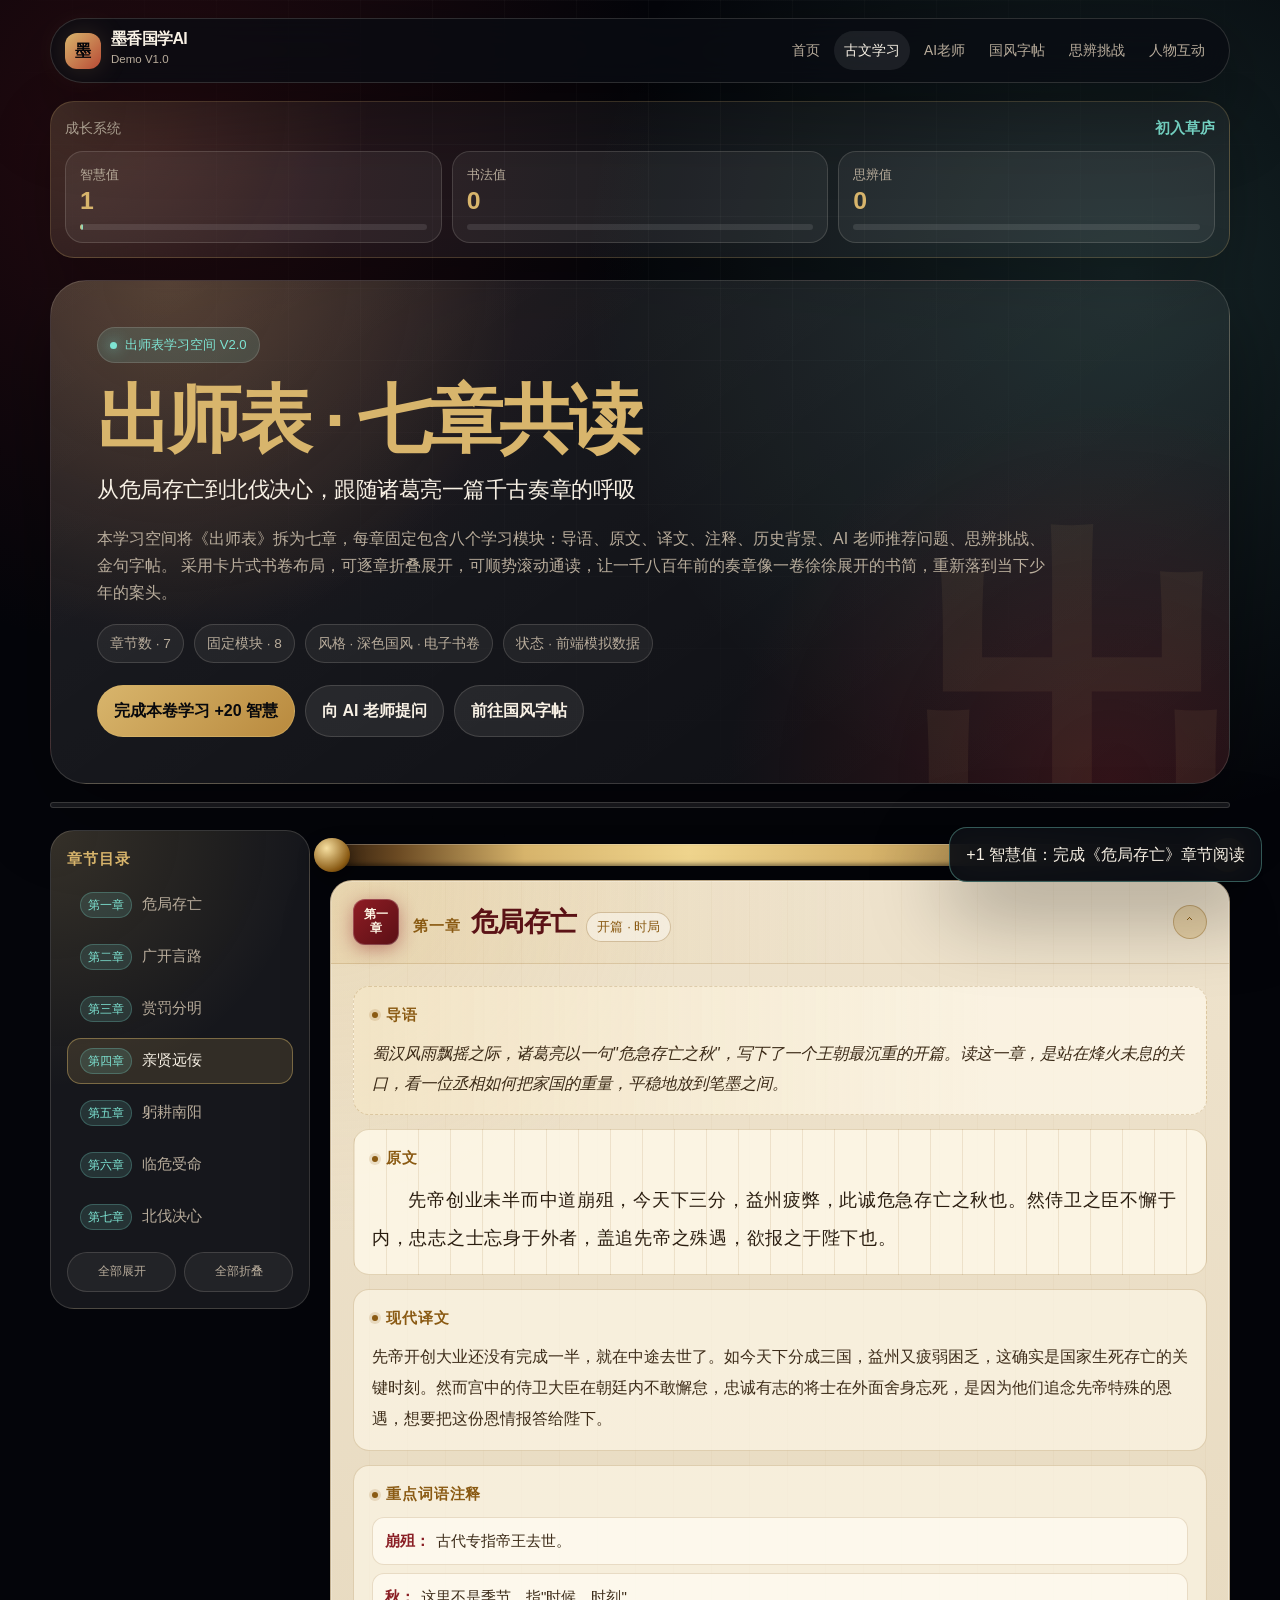
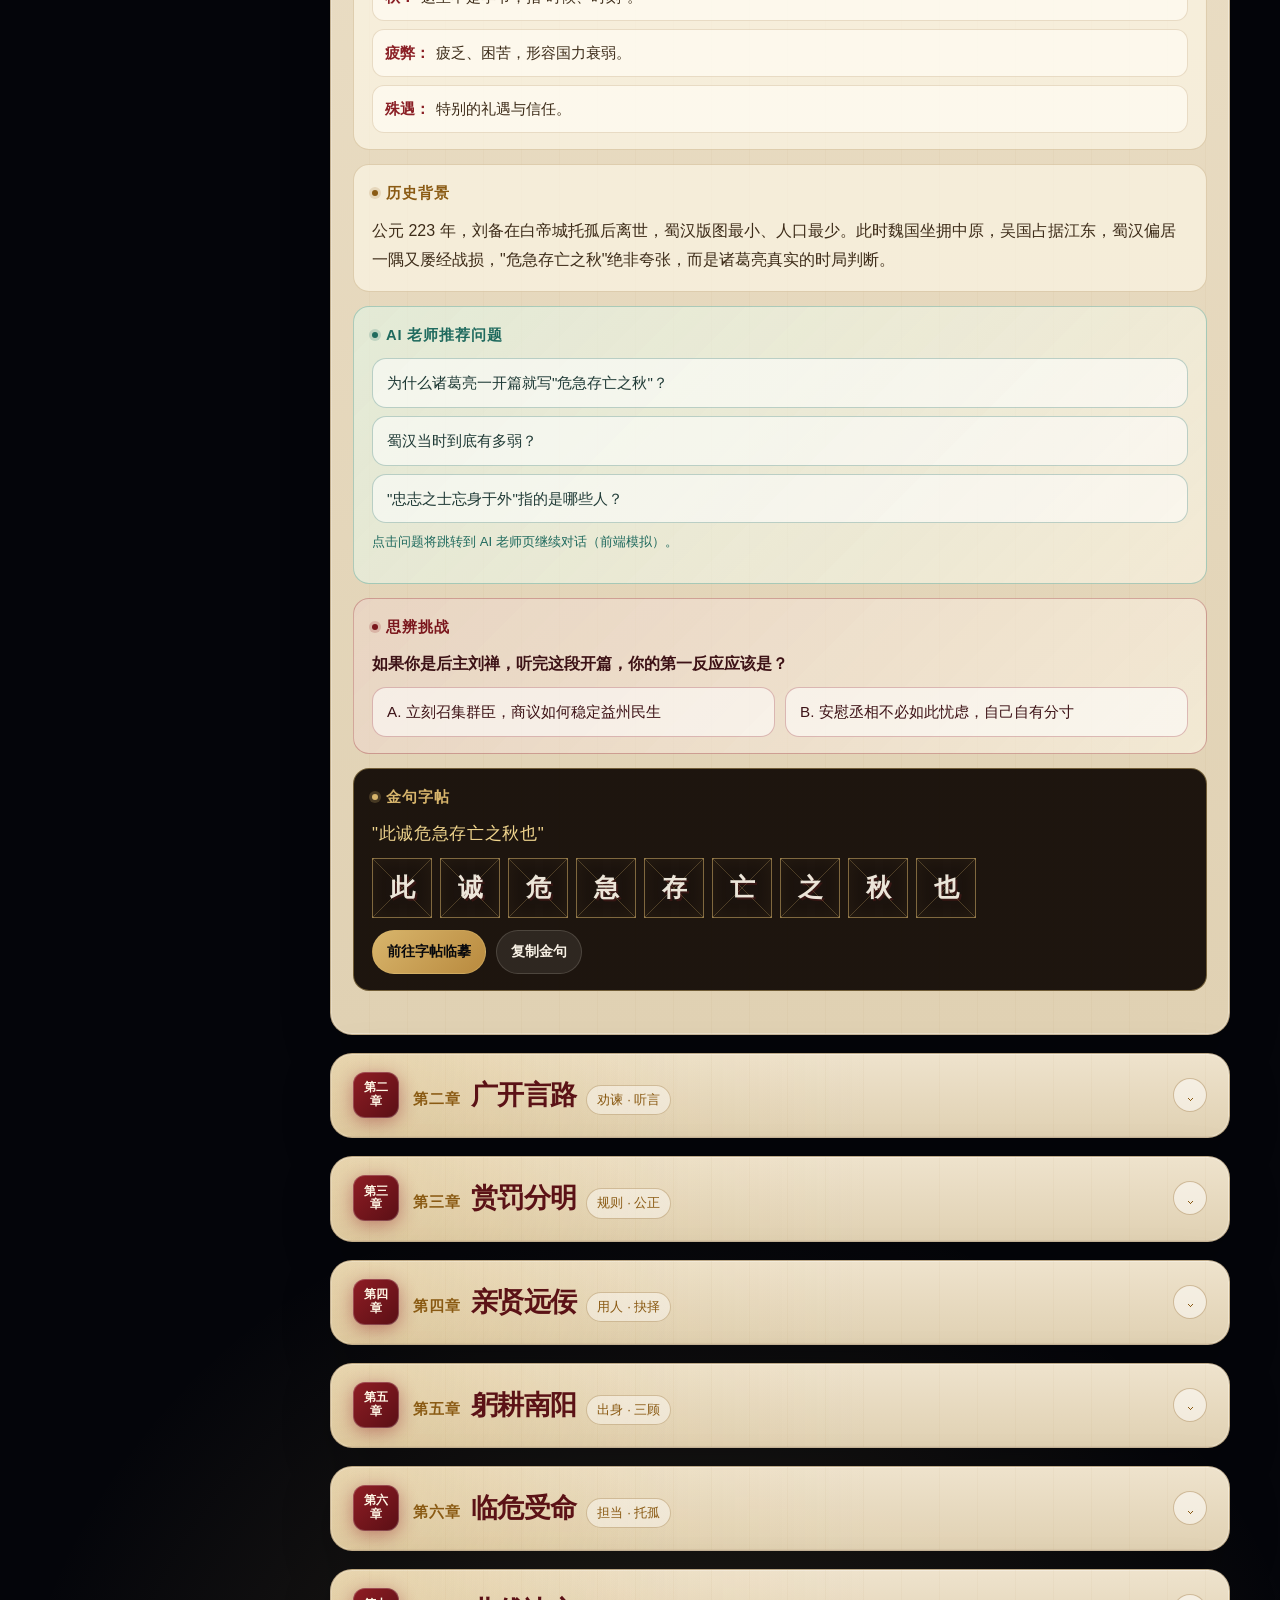
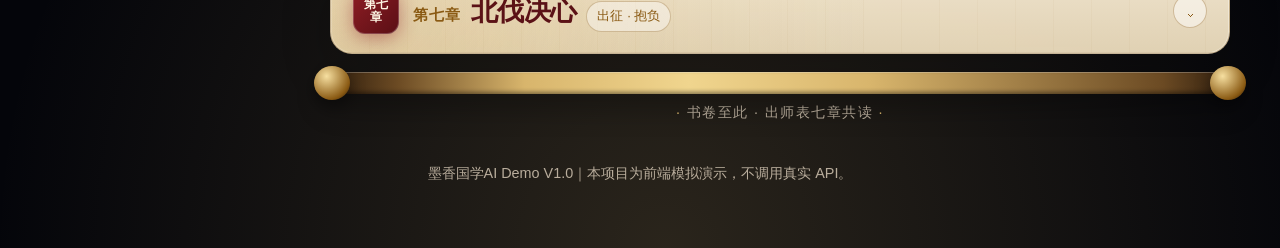
<file: article.html>
<!DOCTYPE html>
<html lang="zh-CN">
<head>
  <meta charset="UTF-8">
  <meta name="viewport" content="width=device-width, initial-scale=1.0">
  <title>出师表学习空间 V2.0｜墨香国学AI</title>
  <link rel="stylesheet" href="css/style.css">
  <style>
    /* ===== 出师表学习空间 V2.0 专属样式（仅作用于本页） ===== */
    .cs-hero{
      position:relative;
      padding: clamp(28px,4vw,46px);
      border:1px solid var(--rule);
      border-radius:36px;
      background:
        radial-gradient(circle at 10% 0%, rgba(216,181,108,.22), transparent 22rem),
        radial-gradient(circle at 90% 100%, rgba(143,29,36,.28), transparent 24rem),
        linear-gradient(145deg, rgba(255,255,255,.10), rgba(255,255,255,.035));
      box-shadow: var(--shadow);
      overflow:hidden;
    }
    .cs-hero::before{
      content:"出";
      position:absolute;
      right:-28px; bottom:-100px;
      font-size:clamp(12rem,28vw,22rem);
      font-weight:900;
      line-height:1;
      color:rgba(216,181,108,.07);
      pointer-events:none;
    }
    .cs-eyebrow{
      display:inline-flex; align-items:center; gap:8px;
      padding:6px 12px; border:1px solid var(--rule); border-radius:999px;
      color:var(--cyan); background:var(--cyan-soft);
      font-size:.82rem; margin-bottom:18px;
    }
    .cs-eyebrow::before{
      content:""; width:7px; height:7px; border-radius:50%;
      background:var(--cyan); box-shadow:0 0 14px var(--cyan);
    }
    .cs-title{
      margin:0 0 12px;
      color:var(--gold);
      font-size:clamp(2.4rem,6vw,4.6rem);
      letter-spacing:-.05em; line-height:1.05;
    }
    .cs-sub{
      margin:0 0 16px; color:var(--ink);
      font-size:clamp(1.05rem,2vw,1.4rem); letter-spacing:-.02em;
    }
    .cs-lead{ color:var(--muted); max-width:60em; margin:0; }
    .cs-meta{
      display:flex; flex-wrap:wrap; gap:10px; margin-top:18px;
    }
    .cs-meta span{
      border:1px solid var(--rule); border-radius:999px;
      padding:7px 12px; color:var(--muted);
      background:rgba(255,255,255,.06); font-size:.85rem;
    }
    .cs-controls{
      display:flex; flex-wrap:wrap; gap:10px; margin-top:22px;
    }

    /* 阅读进度条 */
    .cs-progress{
      position:sticky; top:78px; z-index:15;
      margin:18px 0 14px;
      height:6px; border-radius:999px;
      background:rgba(255,255,255,.08);
      overflow:hidden;
      border:1px solid var(--rule);
    }
    .cs-progress i{
      display:block; height:100%; width:0%;
      background:linear-gradient(90deg, var(--gold), var(--cyan));
      transition:width .25s ease;
    }

    /* 章节布局：左侧目录 + 右侧书卷 */
    .cs-layout{
      display:grid;
      grid-template-columns: 260px minmax(0,1fr);
      gap:20px;
      align-items:start;
      margin-top:22px;
    }
    .cs-toc{
      position:sticky; top:138px;
      border:1px solid var(--rule); border-radius:24px;
      background:
        radial-gradient(circle at 0 0, rgba(216,181,108,.16), transparent 16rem),
        var(--card);
      padding:16px;
    }
    .cs-toc h3{
      margin:0 0 10px; color:var(--gold);
      font-size:.92rem; letter-spacing:.06em;
    }
    .cs-toc ol{
      list-style:none; padding:0; margin:0; counter-reset: ch;
      display:grid; gap:6px;
    }
    .cs-toc li{ counter-increment: ch; }
    .cs-toc a{
      display:flex; align-items:baseline; gap:10px;
      padding:9px 12px; border-radius:14px;
      color:var(--muted); font-size:.92rem;
      border:1px solid transparent;
      transition:.2s ease;
    }
    .cs-toc a::before{
      content: "第" counter(ch,cjk-ideographic) "章";
      flex:0 0 auto;
      font-size:.74rem; color:var(--cyan);
      padding:2px 7px; border-radius:999px;
      background:var(--cyan-soft);
      border:1px solid rgba(126,228,211,.25);
    }
    .cs-toc a:hover{
      color:var(--ink);
      background:rgba(255,255,255,.06);
      border-color:var(--rule);
    }
    .cs-toc a.active{
      color:var(--ink);
      background:rgba(216,181,108,.14);
      border-color:rgba(216,181,108,.45);
    }
    .cs-toc-actions{
      display:flex; gap:8px; margin-top:12px; flex-wrap:wrap;
    }
    .cs-toc-actions button{
      flex:1 1 auto;
      appearance:none; cursor:pointer;
      border:1px solid var(--rule); border-radius:999px;
      padding:8px 10px; font-size:.78rem;
      color:var(--muted); background:rgba(255,255,255,.05);
      transition:.2s ease;
    }
    .cs-toc-actions button:hover{
      color:var(--ink); border-color:rgba(216,181,108,.45);
    }

    /* 书卷舞台 */
    .cs-scroll-stage{
      position:relative;
      padding:14px 0;
    }
    /* 顶部、底部书卷轴 */
    .cs-scroll-rod{
      position:relative;
      height:22px;
      margin: 0 -6px 14px;
      border-radius:999px;
      background:
        linear-gradient(90deg,
          #2a1a0c 0%, #6b4a23 8%,
          #d8b56c 22%, #f0d58e 40%,
          #d8b56c 60%, #6b4a23 92%, #2a1a0c 100%);
      box-shadow:
        inset 0 1px 0 rgba(255,255,255,.25),
        inset 0 -2px 4px rgba(0,0,0,.45),
        0 12px 30px rgba(0,0,0,.32);
    }
    .cs-scroll-rod::before,
    .cs-scroll-rod::after{
      content:""; position:absolute; top:50%; transform:translateY(-50%);
      width:36px; height:34px; border-radius:50%;
      background: radial-gradient(circle at 35% 30%, #f6dfa0, #8a5a13 70%, #1c0e04);
      box-shadow: 0 6px 16px rgba(0,0,0,.4);
    }
    .cs-scroll-rod::before{ left:-10px; }
    .cs-scroll-rod::after{ right:-10px; }
    .cs-scroll-rod.bottom{ margin: 14px -6px 0; }

    /* 章节卡片 */
    .cs-chapter{
      position:relative;
      margin-bottom:18px;
      border:1px solid rgba(112, 82, 40, 0.32);
      border-radius:22px;
      background:
        radial-gradient(circle at 0 0, rgba(216,181,108,.18), transparent 22rem),
        linear-gradient(180deg, rgba(246,234,211,.97), rgba(238,222,190,.94));
      color:var(--paper-ink);
      box-shadow: inset 0 0 0 1px rgba(255,255,255,.32), 0 18px 50px rgba(0,0,0,.22);
      overflow:hidden;
      scroll-margin-top: 156px;
    }
    /* 内边竖纹（书卷感） */
    .cs-chapter::before{
      content:"";
      position:absolute; inset:0;
      pointer-events:none;
      background:
        repeating-linear-gradient(90deg,
          rgba(138,90,19,.06) 0 1px,
          transparent 1px 38px);
      opacity:.55;
    }
    .cs-chapter > *{ position:relative; z-index:1; }

    .cs-chapter-head{
      display:flex; align-items:center; gap:14px;
      padding:18px 22px;
      cursor:pointer;
      list-style:none;
      border-bottom:1px solid rgba(138,90,19,.18);
      background:
        linear-gradient(90deg, rgba(216,181,108,.18), transparent 60%);
    }
    .cs-chapter-head::-webkit-details-marker{ display:none; }
    .cs-seal{
      width:46px; height:46px; flex:0 0 auto;
      display:grid; place-items:center;
      border-radius:12px;
      color:#fff8e6; font-weight:900;
      background: linear-gradient(135deg, #8f1d24, #5a0f15);
      box-shadow: 0 4px 18px rgba(143,29,36,.45),
                  inset 0 0 0 1px rgba(255,255,255,.22);
      letter-spacing:.04em;
      font-size:.78rem; line-height:1.1;
      text-align:center;
    }
    .cs-chapter-titles{
      display:flex; align-items:baseline; gap:10px;
      flex-wrap:wrap; flex:1 1 auto; min-width:0;
    }
    .cs-chapter-no{
      color:#8a5a13; font-weight:700;
      font-size:.92rem; letter-spacing:.06em;
    }
    .cs-chapter-name{
      margin:0; color:#5b1216;
      font-size:clamp(1.3rem,2.4vw,1.7rem);
      letter-spacing:-.02em;
    }
    .cs-chapter-tag{
      color:#8a5a13; font-size:.82rem;
      padding:3px 10px; border-radius:999px;
      border:1px solid rgba(138,90,19,.32);
      background:rgba(255,255,255,.42);
    }
    .cs-toggle{
      flex:0 0 auto;
      width:34px; height:34px; border-radius:50%;
      display:grid; place-items:center;
      border:1px solid rgba(138,90,19,.35);
      color:#8a5a13;
      background:rgba(255,255,255,.5);
      transition:.25s ease;
    }
    .cs-chapter[open] .cs-toggle{ transform:rotate(180deg); background:rgba(216,181,108,.4); }

    .cs-chapter-body{
      padding: 22px;
      display:grid; gap:14px;
    }
    .cs-block{
      border:1px solid rgba(138,90,19,.22);
      border-radius:16px;
      padding:16px 18px;
      background: rgba(255,250,235,.6);
    }
    .cs-block .cs-h{
      display:flex; align-items:center; gap:8px;
      margin:0 0 10px;
      font-size:.92rem; letter-spacing:.06em;
      color:#8a5a13;
    }
    .cs-block .cs-h::before{
      content:""; width:6px; height:6px; border-radius:50%;
      background:#8a5a13;
      box-shadow:0 0 0 3px rgba(138,90,19,.15);
    }
    .cs-intro{
      background:
        linear-gradient(90deg, rgba(216,181,108,.22), transparent 75%),
        rgba(255,250,235,.7);
      border-style:dashed;
    }
    .cs-intro p{
      margin:0; color:#3a2916; font-size:1.02rem; line-height:1.85;
      font-style:italic;
    }
    .cs-original{
      background:
        repeating-linear-gradient(90deg,
          rgba(138,90,19,.12) 0 1px, transparent 1px 32px),
        rgba(255,250,235,.78);
    }
    .cs-original p{
      margin:0; color:#2a1d10;
      font-size:1.14rem; line-height:2.1; letter-spacing:.04em;
      text-indent:2em;
    }
    .cs-translation p{
      margin:0; color:#3d2c19; line-height:1.95;
    }
    .cs-notes ul{
      list-style:none; padding:0; margin:0;
      display:grid; gap:8px;
    }
    .cs-notes li{
      padding:10px 12px;
      border:1px solid rgba(138,90,19,.18);
      border-radius:12px;
      background:rgba(255,253,244,.7);
      color:#3d2c19;
      font-size:.95rem;
    }
    .cs-notes li b{ color:#8a1f25; margin-right:6px; }
    .cs-bg p{ margin:0; color:#3d2c19; line-height:1.85; }
    .cs-ai{
      background:
        linear-gradient(135deg, rgba(126,228,211,.14), rgba(255,255,255,0)),
        rgba(255,250,235,.55);
      border-color: rgba(46,140,128,.35);
    }
    .cs-ai .cs-h{ color:#1f6a5e; }
    .cs-ai .cs-h::before{ background:#1f6a5e; box-shadow:0 0 0 3px rgba(31,106,94,.18); }
    .cs-ai-q{ display:grid; gap:8px; }
    .cs-ai-q button{
      appearance:none; text-align:left; cursor:pointer;
      border:1px solid rgba(31,106,94,.28); border-radius:14px;
      padding:11px 14px;
      color:#1f3a36; background:rgba(255,255,255,.55);
      font-size:.95rem;
      transition:.2s ease;
    }
    .cs-ai-q button:hover{
      background: linear-gradient(135deg, rgba(126,228,211,.34), rgba(255,255,255,.6));
      transform:translateY(-1px);
      border-color:rgba(31,106,94,.5);
    }
    .cs-ai-tip{
      margin-top:8px;
      font-size:.82rem; color:#1f6a5e;
    }
    .cs-debate{
      background:
        linear-gradient(135deg, rgba(143,29,36,.10), rgba(255,255,255,0)),
        rgba(255,250,235,.55);
      border-color: rgba(143,29,36,.32);
    }
    .cs-debate .cs-h{ color:#7a161c; }
    .cs-debate .cs-h::before{ background:#7a161c; box-shadow:0 0 0 3px rgba(143,29,36,.18); }
    .cs-debate p.q{
      margin:0 0 10px; color:#3d1216; font-weight:700;
    }
    .cs-debate-options{
      display:grid; grid-template-columns:1fr 1fr; gap:10px;
    }
    .cs-debate-options button{
      appearance:none; cursor:pointer;
      text-align:left;
      border:1px solid rgba(143,29,36,.28); border-radius:14px;
      padding:12px 14px;
      color:#3d1216; background:rgba(255,255,255,.55);
      font-size:.95rem; line-height:1.55;
      transition:.2s ease;
    }
    .cs-debate-options button:hover{
      background:rgba(143,29,36,.10);
      transform:translateY(-1px);
      border-color:rgba(143,29,36,.5);
    }
    .cs-debate-options button.picked{
      border-color:rgba(143,29,36,.65);
      box-shadow: 0 0 0 1px rgba(143,29,36,.25), 0 14px 30px rgba(143,29,36,.16);
      background:rgba(143,29,36,.14);
    }
    .cs-debate-result{
      display:none; margin-top:12px;
      padding:12px 14px; border-radius:14px;
      border:1px dashed rgba(143,29,36,.35);
      background:rgba(255,250,235,.85);
      color:#3d1216; line-height:1.75;
    }
    .cs-debate-result.show{ display:block; animation:pop .25s ease both; }
    .cs-debate-result b{ color:#7a161c; }

    /* 金句字帖（深色风格保持，与字帖页一致） */
    .cs-quote{
      background:
        linear-gradient(180deg, rgba(20,12,6,.92), rgba(20,12,6,.92)),
        rgba(0,0,0,.4);
      border-color: rgba(216,181,108,.45);
      color:var(--ink);
    }
    .cs-quote .cs-h{ color:var(--gold); }
    .cs-quote .cs-h::before{ background:var(--gold); box-shadow:0 0 0 3px rgba(216,181,108,.22); }
    .cs-quote-text{
      margin:0 0 10px; color:var(--gold-2);
      font-size:1.05rem; letter-spacing:.04em;
    }
    .cs-quote-grid{
      display:flex; flex-wrap:wrap; gap:8px;
    }
    .cs-quote-grid .char-box{
      width:60px; height:60px; font-size:1.55rem;
    }
    .cs-quote-actions{
      display:flex; gap:10px; margin-top:12px; flex-wrap:wrap;
    }
    .cs-quote-actions .btn{ padding:9px 14px; font-size:.88rem; }

    /* 全部展开 / 折叠时的细微动效 */
    .cs-chapter[open] .cs-chapter-body{ animation:pop .28s ease both; }

    /* 书卷尾跋 */
    .cs-end{
      margin: 6px 0 0;
      text-align:center; color:var(--muted);
      font-size:.9rem; letter-spacing:.1em;
    }
    .cs-end::before, .cs-end::after{
      content:" · "; color:var(--gold);
    }

    @media (max-width: 960px){
      .cs-layout{ grid-template-columns: 1fr; }
      .cs-toc{ position:static; }
      .cs-debate-options{ grid-template-columns:1fr; }
      .cs-progress{ top:60px; }
    }
    @media (max-width: 720px){
      .cs-chapter-head{ padding:14px 16px; }
      .cs-chapter-body{ padding:16px; }
      .cs-original p{ font-size:1.04rem; line-height:2; text-indent:1.5em; }
      .cs-quote-grid .char-box{ width:48px; height:48px; font-size:1.25rem; }
    }
  </style>
</head>
<body>
  <div class="app-shell">

<nav class="topbar">
  <a class="brand" href="index.html" aria-label="返回首页">
    <span class="brand-seal">墨</span>
    <span>
      <strong>墨香国学AI</strong>
      <small>Demo V1.0</small>
    </span>
  </a>
  <div class="nav-links" aria-label="主导航">
    <a href="index.html">首页</a>
    <a href="article.html" class="active">古文学习</a>
    <a href="teacher.html">AI老师</a>
    <a href="copybook.html">国风字帖</a>
    <a href="thinking.html">思辨挑战</a>
    <a href="chat.html">人物互动</a>
  </div>
</nav>
<section class="growth-panel" aria-label="成长系统">
  <div class="growth-title">
    <span>成长系统</span>
    <strong data-growth-rank>初入草庐</strong>
  </div>
  <div class="growth-bar">
    <div class="growth-item">
      <span>智慧值</span>
      <strong data-growth="wisdom">0</strong>
      <div class="growth-track"><i data-growth-bar="wisdom"></i></div>
    </div>
    <div class="growth-item">
      <span>书法值</span>
      <strong data-growth="calligraphy">0</strong>
      <div class="growth-track"><i data-growth-bar="calligraphy"></i></div>
    </div>
    <div class="growth-item">
      <span>思辨值</span>
      <strong data-growth="thinking">0</strong>
      <div class="growth-track"><i data-growth-bar="thinking"></i></div>
    </div>
  </div>
</section>

<main class="cs-hero">
  <span class="cs-eyebrow">出师表学习空间 V2.0</span>
  <h1 class="cs-title">出师表 · 七章共读</h1>
  <p class="cs-sub">从危局存亡到北伐决心，跟随诸葛亮一篇千古奏章的呼吸</p>
  <p class="cs-lead">
    本学习空间将《出师表》拆为七章，每章固定包含八个学习模块：导语、原文、译文、注释、历史背景、AI 老师推荐问题、思辨挑战、金句字帖。
    采用卡片式书卷布局，可逐章折叠展开，可顺势滚动通读，让一千八百年前的奏章像一卷徐徐展开的书简，重新落到当下少年的案头。
  </p>
  <div class="cs-meta">
    <span>章节数 · 7</span>
    <span>固定模块 · 8</span>
    <span>风格 · 深色国风 · 电子书卷</span>
    <span>状态 · 前端模拟数据</span>
  </div>
  <div class="cs-controls">
    <button class="btn" type="button" onclick="csCompleteAll()">完成本卷学习 +20 智慧</button>
    <a class="btn secondary" href="teacher.html">向 AI 老师提问</a>
    <a class="btn secondary" href="copybook.html">前往国风字帖</a>
  </div>
</main>

<div class="cs-progress" aria-label="阅读进度"><i id="csProgressBar"></i></div>

<div class="cs-layout">

  <aside class="cs-toc" aria-label="章节目录">
    <h3>章节目录</h3>
    <ol id="csToc">
      <li><a href="#ch1" data-ch="1">危局存亡</a></li>
      <li><a href="#ch2" data-ch="2">广开言路</a></li>
      <li><a href="#ch3" data-ch="3">赏罚分明</a></li>
      <li><a href="#ch4" data-ch="4">亲贤远佞</a></li>
      <li><a href="#ch5" data-ch="5">躬耕南阳</a></li>
      <li><a href="#ch6" data-ch="6">临危受命</a></li>
      <li><a href="#ch7" data-ch="7">北伐决心</a></li>
    </ol>
    <div class="cs-toc-actions">
      <button type="button" onclick="csToggleAll(true)">全部展开</button>
      <button type="button" onclick="csToggleAll(false)">全部折叠</button>
    </div>
  </aside>

  <section class="cs-scroll-stage" aria-label="出师表书卷">
    <div class="cs-scroll-rod" aria-hidden="true"></div>

    <!-- 第一章 危局存亡 -->
    <details class="cs-chapter" id="ch1" open>
      <summary class="cs-chapter-head">
        <span class="cs-seal">第一<br>章</span>
        <div class="cs-chapter-titles">
          <span class="cs-chapter-no">第一章</span>
          <h2 class="cs-chapter-name">危局存亡</h2>
          <span class="cs-chapter-tag">开篇 · 时局</span>
        </div>
        <span class="cs-toggle" aria-hidden="true">⌄</span>
      </summary>
      <div class="cs-chapter-body">
        <div class="cs-block cs-intro">
          <h3 class="cs-h">导语</h3>
          <p>蜀汉风雨飘摇之际，诸葛亮以一句"危急存亡之秋"，写下了一个王朝最沉重的开篇。读这一章，是站在烽火未息的关口，看一位丞相如何把家国的重量，平稳地放到笔墨之间。</p>
        </div>
        <div class="cs-block cs-original">
          <h3 class="cs-h">原文</h3>
          <p>先帝创业未半而中道崩殂，今天下三分，益州疲弊，此诚危急存亡之秋也。然侍卫之臣不懈于内，忠志之士忘身于外者，盖追先帝之殊遇，欲报之于陛下也。</p>
        </div>
        <div class="cs-block cs-translation">
          <h3 class="cs-h">现代译文</h3>
          <p>先帝开创大业还没有完成一半，就在中途去世了。如今天下分成三国，益州又疲弱困乏，这确实是国家生死存亡的关键时刻。然而宫中的侍卫大臣在朝廷内不敢懈怠，忠诚有志的将士在外面舍身忘死，是因为他们追念先帝特殊的恩遇，想要把这份恩情报答给陛下。</p>
        </div>
        <div class="cs-block cs-notes">
          <h3 class="cs-h">重点词语注释</h3>
          <ul>
            <li><b>崩殂：</b>古代专指帝王去世。</li>
            <li><b>秋：</b>这里不是季节，指"时候、时刻"。</li>
            <li><b>疲弊：</b>疲乏、困苦，形容国力衰弱。</li>
            <li><b>殊遇：</b>特别的礼遇与信任。</li>
          </ul>
        </div>
        <div class="cs-block cs-bg">
          <h3 class="cs-h">历史背景</h3>
          <p>公元 223 年，刘备在白帝城托孤后离世，蜀汉版图最小、人口最少。此时魏国坐拥中原，吴国占据江东，蜀汉偏居一隅又屡经战损，"危急存亡之秋"绝非夸张，而是诸葛亮真实的时局判断。</p>
        </div>
        <div class="cs-block cs-ai">
          <h3 class="cs-h">AI 老师推荐问题</h3>
          <div class="cs-ai-q">
            <button type="button" onclick="csAskTeacher('为什么诸葛亮一开篇就写"危急存亡之秋"？')">为什么诸葛亮一开篇就写"危急存亡之秋"？</button>
            <button type="button" onclick="csAskTeacher('蜀汉当时到底有多弱？')">蜀汉当时到底有多弱？</button>
            <button type="button" onclick="csAskTeacher('"忠志之士忘身于外"指的是哪些人？')">"忠志之士忘身于外"指的是哪些人？</button>
          </div>
          <p class="cs-ai-tip">点击问题将跳转到 AI 老师页继续对话（前端模拟）。</p>
        </div>
        <div class="cs-block cs-debate">
          <h3 class="cs-h">思辨挑战</h3>
          <p class="q">如果你是后主刘禅，听完这段开篇，你的第一反应应该是？</p>
          <div class="cs-debate-options">
            <button type="button" onclick="csDebate(this,'A',1)">A. 立刻召集群臣，商议如何稳定益州民生</button>
            <button type="button" onclick="csDebate(this,'B',1)">B. 安慰丞相不必如此忧虑，自己自有分寸</button>
          </div>
          <div class="cs-debate-result" data-debate="1">
            <b>AI 点评：</b>选 A 更接近诸葛亮的本意——他点出"危急"，是希望君主把目光落到具体治理上，而不是停留在情绪层面。选 B 看似宽慰，却恰恰是诸葛亮最担心的"妄自菲薄、忽视危局"。
          </div>
        </div>
        <div class="cs-block cs-quote">
          <h3 class="cs-h">金句字帖</h3>
          <p class="cs-quote-text">"此诚危急存亡之秋也"</p>
          <div class="cs-quote-grid">
            <div class="char-box" data-char="此"><span>此</span></div>
            <div class="char-box" data-char="诚"><span>诚</span></div>
            <div class="char-box" data-char="危"><span>危</span></div>
            <div class="char-box" data-char="急"><span>急</span></div>
            <div class="char-box" data-char="存"><span>存</span></div>
            <div class="char-box" data-char="亡"><span>亡</span></div>
            <div class="char-box" data-char="之"><span>之</span></div>
            <div class="char-box" data-char="秋"><span>秋</span></div>
            <div class="char-box" data-char="也"><span>也</span></div>
          </div>
          <div class="cs-quote-actions">
            <a class="btn" href="copybook.html">前往字帖临摹</a>
            <button class="btn secondary" type="button" onclick="csCopyQuote('此诚危急存亡之秋也')">复制金句</button>
          </div>
        </div>
      </div>
    </details>

    <!-- 第二章 广开言路 -->
    <details class="cs-chapter" id="ch2">
      <summary class="cs-chapter-head">
        <span class="cs-seal">第二<br>章</span>
        <div class="cs-chapter-titles">
          <span class="cs-chapter-no">第二章</span>
          <h2 class="cs-chapter-name">广开言路</h2>
          <span class="cs-chapter-tag">劝谏 · 听言</span>
        </div>
        <span class="cs-toggle" aria-hidden="true">⌄</span>
      </summary>
      <div class="cs-chapter-body">
        <div class="cs-block cs-intro">
          <h3 class="cs-h">导语</h3>
          <p>一个少年帝王最容易犯的错，是只听顺耳的话。诸葛亮在这一章里，把"愿意听见不一样的声音"放在了治国的首位。</p>
        </div>
        <div class="cs-block cs-original">
          <h3 class="cs-h">原文</h3>
          <p>诚宜开张圣听，以光先帝遗德，恢弘志士之气，不宜妄自菲薄，引喻失义，以塞忠谏之路也。</p>
        </div>
        <div class="cs-block cs-translation">
          <h3 class="cs-h">现代译文</h3>
          <p>实在应当广泛听取意见，以发扬光大先帝留下的美德，振奋有志之士的勇气，不应妄自菲薄、援引不当的比喻，以致堵塞了忠言进谏的道路。</p>
        </div>
        <div class="cs-block cs-notes">
          <h3 class="cs-h">重点词语注释</h3>
          <ul>
            <li><b>开张圣听：</b>扩大圣明的听闻，引申为广泛听取意见。</li>
            <li><b>光：</b>动词，发扬光大。</li>
            <li><b>妄自菲薄：</b>过分小看自己。</li>
            <li><b>引喻失义：</b>说话引用比喻不恰当，失了道理。</li>
          </ul>
        </div>
        <div class="cs-block cs-bg">
          <h3 class="cs-h">历史背景</h3>
          <p>后主刘禅性格温和但缺少主见。诸葛亮深知，治理蜀汉首要不是出兵，而是让朝堂保持"声音的多样性"——这是任何一个长期决策机制最基础、也最容易被忽视的部分。</p>
        </div>
        <div class="cs-block cs-ai">
          <h3 class="cs-h">AI 老师推荐问题</h3>
          <div class="cs-ai-q">
            <button type="button" onclick="csAskTeacher('"开张圣听"对今天的我们意味着什么？')">"开张圣听"对今天的我们意味着什么？</button>
            <button type="button" onclick="csAskTeacher('为什么"妄自菲薄"会堵塞忠谏？')">为什么"妄自菲薄"会堵塞忠谏？</button>
            <button type="button" onclick="csAskTeacher('一个领导者要怎么判断意见的好坏？')">一个领导者要怎么判断意见的好坏？</button>
          </div>
        </div>
        <div class="cs-block cs-debate">
          <h3 class="cs-h">思辨挑战</h3>
          <p class="q">班级讨论中，多数同学和你意见不同。你应该？</p>
          <div class="cs-debate-options">
            <button type="button" onclick="csDebate(this,'A',2)">A. 听完所有反对意见再决定，先不急着反驳</button>
            <button type="button" onclick="csDebate(this,'B',2)">B. 坚持自己原本的判断，否则就显得没主见</button>
          </div>
          <div class="cs-debate-result" data-debate="2">
            <b>AI 点评：</b>"开张圣听"的精神更接近 A——先把不同意见纳入信息池，再综合判断。坚持立场不等于排斥讨论，真正的"有主见"是建立在听过之后。
          </div>
        </div>
        <div class="cs-block cs-quote">
          <h3 class="cs-h">金句字帖</h3>
          <p class="cs-quote-text">"诚宜开张圣听"</p>
          <div class="cs-quote-grid">
            <div class="char-box" data-char="诚"><span>诚</span></div>
            <div class="char-box" data-char="宜"><span>宜</span></div>
            <div class="char-box" data-char="开"><span>开</span></div>
            <div class="char-box" data-char="张"><span>张</span></div>
            <div class="char-box" data-char="圣"><span>圣</span></div>
            <div class="char-box" data-char="听"><span>听</span></div>
          </div>
          <div class="cs-quote-actions">
            <a class="btn" href="copybook.html">前往字帖临摹</a>
            <button class="btn secondary" type="button" onclick="csCopyQuote('诚宜开张圣听')">复制金句</button>
          </div>
        </div>
      </div>
    </details>

    <!-- 第三章 赏罚分明 -->
    <details class="cs-chapter" id="ch3">
      <summary class="cs-chapter-head">
        <span class="cs-seal">第三<br>章</span>
        <div class="cs-chapter-titles">
          <span class="cs-chapter-no">第三章</span>
          <h2 class="cs-chapter-name">赏罚分明</h2>
          <span class="cs-chapter-tag">规则 · 公正</span>
        </div>
        <span class="cs-toggle" aria-hidden="true">⌄</span>
      </summary>
      <div class="cs-chapter-body">
        <div class="cs-block cs-intro">
          <h3 class="cs-h">导语</h3>
          <p>没有规则的好心，常常成为最大的不公。诸葛亮在这里，给后主刘禅画了一条治国底线：宫中、府中，是同一把尺子。</p>
        </div>
        <div class="cs-block cs-original">
          <h3 class="cs-h">原文</h3>
          <p>宫中府中，俱为一体，陟罚臧否，不宜异同。若有作奸犯科及为忠善者，宜付有司论其刑赏，以昭陛下平明之理，不宜偏私，使内外异法也。</p>
        </div>
        <div class="cs-block cs-translation">
          <h3 class="cs-h">现代译文</h3>
          <p>皇宫与丞相府本是一个整体，奖善罚恶不应有任何不同。如果有为非作歹、违犯法令的人，以及忠诚善良的人，都应当交给主管的官员评定他们应受的处罚或奖赏，以彰显陛下公正严明的治理，绝不应当偏袒私心，让宫内宫外执行不同的法度。</p>
        </div>
        <div class="cs-block cs-notes">
          <h3 class="cs-h">重点词语注释</h3>
          <ul>
            <li><b>陟罚臧否：</b>陟（提拔）、罚（惩戒）、臧否（评定善恶）。</li>
            <li><b>有司：</b>主管的官员。</li>
            <li><b>昭：</b>显示、彰明。</li>
            <li><b>偏私：</b>偏袒私心。</li>
          </ul>
        </div>
        <div class="cs-block cs-bg">
          <h3 class="cs-h">历史背景</h3>
          <p>刘禅身边宦官与外朝大臣常存矛盾，诸葛亮担心皇帝因亲近而徇私，让"宫中"和"府中"的尺度产生分裂——一旦法度不一，再忠诚的将士也会失望，再有能力的官员也会被劣币驱逐。</p>
        </div>
        <div class="cs-block cs-ai">
          <h3 class="cs-h">AI 老师推荐问题</h3>
          <div class="cs-ai-q">
            <button type="button" onclick="csAskTeacher('"宫中府中俱为一体"为什么这么重要？')">"宫中府中俱为一体"为什么这么重要？</button>
            <button type="button" onclick="csAskTeacher('赏罚分明和"人情味"冲突吗？')">赏罚分明和"人情味"冲突吗？</button>
            <button type="button" onclick="csAskTeacher('校规和家规可以不一样吗？')">校规和家规可以不一样吗？</button>
          </div>
        </div>
        <div class="cs-block cs-debate">
          <h3 class="cs-h">思辨挑战</h3>
          <p class="q">班委违纪，老师该怎么处理？</p>
          <div class="cs-debate-options">
            <button type="button" onclick="csDebate(this,'A',3)">A. 按校规一视同仁，公开处理</button>
            <button type="button" onclick="csDebate(this,'B',3)">B. 因为是班委，工作辛苦，私下提醒一下即可</button>
          </div>
          <div class="cs-debate-result" data-debate="3">
            <b>AI 点评：</b>诸葛亮反对的正是 B——身份不同、尺度不同，会让规则失效。A 更符合"陟罚臧否，不宜异同"的精神：公正不等于无情，而是给每个人同样的预期。
          </div>
        </div>
        <div class="cs-block cs-quote">
          <h3 class="cs-h">金句字帖</h3>
          <p class="cs-quote-text">"陟罚臧否，不宜异同"</p>
          <div class="cs-quote-grid">
            <div class="char-box" data-char="陟"><span>陟</span></div>
            <div class="char-box" data-char="罚"><span>罚</span></div>
            <div class="char-box" data-char="臧"><span>臧</span></div>
            <div class="char-box" data-char="否"><span>否</span></div>
            <div class="char-box" data-char="不"><span>不</span></div>
            <div class="char-box" data-char="宜"><span>宜</span></div>
            <div class="char-box" data-char="异"><span>异</span></div>
            <div class="char-box" data-char="同"><span>同</span></div>
          </div>
          <div class="cs-quote-actions">
            <a class="btn" href="copybook.html">前往字帖临摹</a>
            <button class="btn secondary" type="button" onclick="csCopyQuote('陟罚臧否，不宜异同')">复制金句</button>
          </div>
        </div>
      </div>
    </details>

    <!-- 第四章 亲贤远佞 -->
    <details class="cs-chapter" id="ch4">
      <summary class="cs-chapter-head">
        <span class="cs-seal">第四<br>章</span>
        <div class="cs-chapter-titles">
          <span class="cs-chapter-no">第四章</span>
          <h2 class="cs-chapter-name">亲贤远佞</h2>
          <span class="cs-chapter-tag">用人 · 抉择</span>
        </div>
        <span class="cs-toggle" aria-hidden="true">⌄</span>
      </summary>
      <div class="cs-chapter-body">
        <div class="cs-block cs-intro">
          <h3 class="cs-h">导语</h3>
          <p>每一个王朝兴衰的故事背后，都站着一群人。诸葛亮用先汉、后汉两段相反的命运，提醒少年帝王：和谁站在一起，比怎么努力更重要。</p>
        </div>
        <div class="cs-block cs-original">
          <h3 class="cs-h">原文</h3>
          <p>亲贤臣，远小人，此先汉所以兴隆也；亲小人，远贤臣，此后汉所以倾颓也。先帝在时，每与臣论此事，未尝不叹息痛恨于桓、灵也。</p>
        </div>
        <div class="cs-block cs-translation">
          <h3 class="cs-h">现代译文</h3>
          <p>亲近贤臣、疏远小人，这是西汉之所以兴盛的原因；亲近小人、疏远贤臣，这是东汉之所以衰败的原因。先帝在世时，每次和我谈论这些事情，没有不对桓帝、灵帝时期的腐败感到叹息和痛心遗憾的。</p>
        </div>
        <div class="cs-block cs-notes">
          <h3 class="cs-h">重点词语注释</h3>
          <ul>
            <li><b>贤臣：</b>有德有才、能为国家担当的臣子。</li>
            <li><b>小人：</b>这里指品德低下、只顾私利的人，不是身材矮小。</li>
            <li><b>倾颓：</b>倒塌、衰败。</li>
            <li><b>桓、灵：</b>东汉桓帝、灵帝，史上著名的昏君组合。</li>
          </ul>
        </div>
        <div class="cs-block cs-bg">
          <h3 class="cs-h">历史背景</h3>
          <p>东汉末年宦官专权、党锢之祸频发，是士人阶层的集体记忆。刘备与诸葛亮都把那段历史视为反面教材，所以诸葛亮直接把"用什么人"摆到了奏章正中央。</p>
        </div>
        <div class="cs-block cs-ai">
          <h3 class="cs-h">AI 老师推荐问题</h3>
          <div class="cs-ai-q">
            <button type="button" onclick="csAskTeacher('怎么区分"贤臣"和"小人"？')">怎么区分"贤臣"和"小人"？</button>
            <button type="button" onclick="csAskTeacher('为什么诸葛亮要拿桓、灵作反例？')">为什么诸葛亮要拿桓、灵作反例？</button>
            <button type="button" onclick="csAskTeacher('"亲贤远佞"在今天的同伴关系里怎么用？')">"亲贤远佞"在今天的同伴关系里怎么用？</button>
          </div>
        </div>
        <div class="cs-block cs-debate">
          <h3 class="cs-h">思辨挑战</h3>
          <p class="q">交朋友时，你更看重哪一点？</p>
          <div class="cs-debate-options">
            <button type="button" onclick="csDebate(this,'A',4)">A. 一起开心，能玩到一起就行</button>
            <button type="button" onclick="csDebate(this,'B',4)">B. 价值观和方向相近，能彼此变好</button>
          </div>
          <div class="cs-debate-result" data-debate="4">
            <b>AI 点评：</b>"亲贤远佞"的当代解读更接近 B——朋友不是工具，但环境会塑造你。一起开心可以是结果，不必是唯一标准。
          </div>
        </div>
        <div class="cs-block cs-quote">
          <h3 class="cs-h">金句字帖</h3>
          <p class="cs-quote-text">"亲贤臣，远小人"</p>
          <div class="cs-quote-grid">
            <div class="char-box" data-char="亲"><span>亲</span></div>
            <div class="char-box" data-char="贤"><span>贤</span></div>
            <div class="char-box" data-char="臣"><span>臣</span></div>
            <div class="char-box" data-char="远"><span>远</span></div>
            <div class="char-box" data-char="小"><span>小</span></div>
            <div class="char-box" data-char="人"><span>人</span></div>
          </div>
          <div class="cs-quote-actions">
            <a class="btn" href="copybook.html">前往字帖临摹</a>
            <button class="btn secondary" type="button" onclick="csCopyQuote('亲贤臣，远小人')">复制金句</button>
          </div>
        </div>
      </div>
    </details>

    <!-- 第五章 躬耕南阳 -->
    <details class="cs-chapter" id="ch5">
      <summary class="cs-chapter-head">
        <span class="cs-seal">第五<br>章</span>
        <div class="cs-chapter-titles">
          <span class="cs-chapter-no">第五章</span>
          <h2 class="cs-chapter-name">躬耕南阳</h2>
          <span class="cs-chapter-tag">出身 · 三顾</span>
        </div>
        <span class="cs-toggle" aria-hidden="true">⌄</span>
      </summary>
      <div class="cs-chapter-body">
        <div class="cs-block cs-intro">
          <h3 class="cs-h">导语</h3>
          <p>这一段，是诸葛亮少有的"自述"。一位即将远征的丞相，把自己拉回到草庐里那个种田的青年，让全篇有了温度。</p>
        </div>
        <div class="cs-block cs-original">
          <h3 class="cs-h">原文</h3>
          <p>臣本布衣，躬耕于南阳，苟全性命于乱世，不求闻达于诸侯。先帝不以臣卑鄙，猥自枉屈，三顾臣于草庐之中，咨臣以当世之事，由是感激，遂许先帝以驱驰。</p>
        </div>
        <div class="cs-block cs-translation">
          <h3 class="cs-h">现代译文</h3>
          <p>我本是个平民百姓，亲自在南阳种地，只想在乱世中保全性命，并不希望在诸侯之间出名。先帝并不嫌弃我身份低微、见识短浅，反而降低身份委屈自己，三次到草庐中来拜访我，向我询问当时天下的大事。我因此深受感动，于是答应为先帝奔走效力。</p>
        </div>
        <div class="cs-block cs-notes">
          <h3 class="cs-h">重点词语注释</h3>
          <ul>
            <li><b>布衣：</b>平民。古代百姓多穿粗布衣服。</li>
            <li><b>苟全：</b>勉强保全。</li>
            <li><b>闻达：</b>有名声、显达。</li>
            <li><b>卑鄙：</b>古今异义，古代指身份低微、见识浅陋，不是品德差。</li>
            <li><b>猥自枉屈：</b>降低身份、委屈自己。</li>
            <li><b>驱驰：</b>奔走效力。</li>
          </ul>
        </div>
        <div class="cs-block cs-bg">
          <h3 class="cs-h">历史背景</h3>
          <p>"三顾茅庐"发生在公元 207 年。年近半百的刘备三次造访 27 岁的诸葛亮，并在第三次见面后形成了著名的"隆中对"。这一段在二十一年后被诸葛亮重新提起，是为了告诉刘禅：他效忠的不是权位，而是先帝那份不计身份的尊重。</p>
        </div>
        <div class="cs-block cs-ai">
          <h3 class="cs-h">AI 老师推荐问题</h3>
          <div class="cs-ai-q">
            <button type="button" onclick="csAskTeacher('"卑鄙"古今意思差别有多大？')">"卑鄙"古今意思差别有多大？</button>
            <button type="button" onclick="csAskTeacher('"三顾茅庐"为什么被反复书写？')">"三顾茅庐"为什么被反复书写？</button>
            <button type="button" onclick="csAskTeacher('"不求闻达"是消极避世吗？')">"不求闻达"是消极避世吗？</button>
          </div>
        </div>
        <div class="cs-block cs-debate">
          <h3 class="cs-h">思辨挑战</h3>
          <p class="q">如果有人三次邀请你做一件超出你能力的事，你会？</p>
          <div class="cs-debate-options">
            <button type="button" onclick="csDebate(this,'A',5)">A. 婉拒，先把自己准备好再说</button>
            <button type="button" onclick="csDebate(this,'B',5)">B. 接受，把信任当作重要的成长机会</button>
          </div>
          <div class="cs-debate-result" data-debate="5">
            <b>AI 点评：</b>两种选择都不错。诸葛亮选择 B，是因为他在草庐时已经做了足够准备，"隆中对"不是临场发挥。换句话说：A 是在练，B 是在战，关键看你处于哪个阶段。
          </div>
        </div>
        <div class="cs-block cs-quote">
          <h3 class="cs-h">金句字帖</h3>
          <p class="cs-quote-text">"三顾臣于草庐之中"</p>
          <div class="cs-quote-grid">
            <div class="char-box" data-char="三"><span>三</span></div>
            <div class="char-box" data-char="顾"><span>顾</span></div>
            <div class="char-box" data-char="臣"><span>臣</span></div>
            <div class="char-box" data-char="于"><span>于</span></div>
            <div class="char-box" data-char="草"><span>草</span></div>
            <div class="char-box" data-char="庐"><span>庐</span></div>
            <div class="char-box" data-char="之"><span>之</span></div>
            <div class="char-box" data-char="中"><span>中</span></div>
          </div>
          <div class="cs-quote-actions">
            <a class="btn" href="copybook.html">前往字帖临摹</a>
            <button class="btn secondary" type="button" onclick="csCopyQuote('三顾臣于草庐之中')">复制金句</button>
          </div>
        </div>
      </div>
    </details>

    <!-- 第六章 临危受命 -->
    <details class="cs-chapter" id="ch6">
      <summary class="cs-chapter-head">
        <span class="cs-seal">第六<br>章</span>
        <div class="cs-chapter-titles">
          <span class="cs-chapter-no">第六章</span>
          <h2 class="cs-chapter-name">临危受命</h2>
          <span class="cs-chapter-tag">担当 · 托孤</span>
        </div>
        <span class="cs-toggle" aria-hidden="true">⌄</span>
      </summary>
      <div class="cs-chapter-body">
        <div class="cs-block cs-intro">
          <h3 class="cs-h">导语</h3>
          <p>从草庐到丞相，诸葛亮用一句话概括了自己二十一年的全部命运——并不是平步青云，而是"败军之际、危难之间"。</p>
        </div>
        <div class="cs-block cs-original">
          <h3 class="cs-h">原文</h3>
          <p>后值倾覆，受任于败军之际，奉命于危难之间，尔来二十有一年矣。</p>
        </div>
        <div class="cs-block cs-translation">
          <h3 class="cs-h">现代译文</h3>
          <p>后来遭逢失败覆灭，我在战败之际接受了重任，在危难关头领受了使命，从那时到现在已经有二十一年了。</p>
        </div>
        <div class="cs-block cs-notes">
          <h3 class="cs-h">重点词语注释</h3>
          <ul>
            <li><b>倾覆：</b>形容大的失败、覆灭。</li>
            <li><b>受任：</b>接受任命。</li>
            <li><b>奉命：</b>遵奉使命。</li>
            <li><b>尔来：</b>从那时以来。</li>
          </ul>
        </div>
        <div class="cs-block cs-bg">
          <h3 class="cs-h">历史背景</h3>
          <p>从公元 207 年出山，到公元 227 年写下《出师表》，正好二十一年。这中间经历了赤壁之战、入主益州、夷陵惨败、白帝托孤——诸葛亮没有一次是在顺境里接过任务，他用一个"危"字串起了自己的政治生涯。</p>
        </div>
        <div class="cs-block cs-ai">
          <h3 class="cs-h">AI 老师推荐问题</h3>
          <div class="cs-ai-q">
            <button type="button" onclick="csAskTeacher('为什么诸葛亮要算这"二十一年"？')">为什么诸葛亮要算这"二十一年"？</button>
            <button type="button" onclick="csAskTeacher('"临危受命"对一个团队意味着什么？')">"临危受命"对一个团队意味着什么？</button>
            <button type="button" onclick="csAskTeacher('普通人在生活中会遇到"临危受命"吗？')">普通人在生活中会遇到"临危受命"吗？</button>
          </div>
        </div>
        <div class="cs-block cs-debate">
          <h3 class="cs-h">思辨挑战</h3>
          <p class="q">小组合作中，原组长突然请假，老师让你顶上。你会？</p>
          <div class="cs-debate-options">
            <button type="button" onclick="csDebate(this,'A',6)">A. 委婉拒绝，理由是没有准备</button>
            <button type="button" onclick="csDebate(this,'B',6)">B. 接下任务，先稳住组员，再分工推进</button>
          </div>
          <div class="cs-debate-result" data-debate="6">
            <b>AI 点评：</b>诸葛亮的态度更接近 B——"危难"恰恰是真正能锻炼能力的时机。但 B 不等于硬扛，先稳人、再分工，才是合格的"临危受命"。
          </div>
        </div>
        <div class="cs-block cs-quote">
          <h3 class="cs-h">金句字帖</h3>
          <p class="cs-quote-text">"受任于败军之际，奉命于危难之间"</p>
          <div class="cs-quote-grid">
            <div class="char-box" data-char="受"><span>受</span></div>
            <div class="char-box" data-char="任"><span>任</span></div>
            <div class="char-box" data-char="于"><span>于</span></div>
            <div class="char-box" data-char="败"><span>败</span></div>
            <div class="char-box" data-char="军"><span>军</span></div>
            <div class="char-box" data-char="之"><span>之</span></div>
            <div class="char-box" data-char="际"><span>际</span></div>
          </div>
          <div class="cs-quote-actions">
            <a class="btn" href="copybook.html">前往字帖临摹</a>
            <button class="btn secondary" type="button" onclick="csCopyQuote('受任于败军之际，奉命于危难之间')">复制金句</button>
          </div>
        </div>
      </div>
    </details>

    <!-- 第七章 北伐决心 -->
    <details class="cs-chapter" id="ch7">
      <summary class="cs-chapter-head">
        <span class="cs-seal">第七<br>章</span>
        <div class="cs-chapter-titles">
          <span class="cs-chapter-no">第七章</span>
          <h2 class="cs-chapter-name">北伐决心</h2>
          <span class="cs-chapter-tag">出征 · 抱负</span>
        </div>
        <span class="cs-toggle" aria-hidden="true">⌄</span>
      </summary>
      <div class="cs-chapter-body">
        <div class="cs-block cs-intro">
          <h3 class="cs-h">导语</h3>
          <p>奏章的最后，是一段没有退路的告白。从五月渡泸到北定中原，诸葛亮把他对先帝、对汉室、对自己的承诺，一次写满。</p>
        </div>
        <div class="cs-block cs-original">
          <h3 class="cs-h">原文</h3>
          <p>先帝知臣谨慎，故临崩寄臣以大事也。受命以来，夙夜忧叹，恐托付不效，以伤先帝之明。故五月渡泸，深入不毛。今南方已定，兵甲已足，当奖率三军，北定中原，庶竭驽钝，攘除奸凶，兴复汉室，还于旧都。此臣所以报先帝而忠陛下之职分也。</p>
        </div>
        <div class="cs-block cs-translation">
          <h3 class="cs-h">现代译文</h3>
          <p>先帝知道我做事谨慎，所以临终时把国家大事托付给我。接受遗命以来，我日夜忧虑叹息，唯恐辜负先帝的托付，损伤先帝识人的英明。因此我在五月渡过泸水，深入到荒凉之地。如今南方已经平定，兵器装备也已经充足，应当激励统率三军，北上平定中原，希望竭尽我平庸的才能，铲除奸邪凶恶的敌人，复兴汉朝王室，迁回旧日的都城。这就是我用以报答先帝、效忠陛下的职责本分。</p>
        </div>
        <div class="cs-block cs-notes">
          <h3 class="cs-h">重点词语注释</h3>
          <ul>
            <li><b>夙夜：</b>早晚，引申为日夜。</li>
            <li><b>不毛：</b>荒凉、不长庄稼之地。</li>
            <li><b>奖率：</b>激励统率。</li>
            <li><b>庶竭驽钝：</b>希望竭尽自己平庸的才能（自谦）。</li>
            <li><b>攘除：</b>铲除。</li>
            <li><b>旧都：</b>指汉朝旧都洛阳、长安。</li>
          </ul>
        </div>
        <div class="cs-block cs-bg">
          <h3 class="cs-h">历史背景</h3>
          <p>公元 225 年，诸葛亮平定南中、稳定后方；227 年向后主呈上《出师表》，正式启动北伐。此后六出祁山、星落五丈原，他没有能等到"还于旧都"的那一天，但这一段文字成为了汉语世界里最完整的"个人承诺范本"。</p>
        </div>
        <div class="cs-block cs-ai">
          <h3 class="cs-h">AI 老师推荐问题</h3>
          <div class="cs-ai-q">
            <button type="button" onclick="csAskTeacher('为什么明知胜算不大，诸葛亮还要坚持北伐？')">为什么明知胜算不大，诸葛亮还要坚持北伐？</button>
            <button type="button" onclick="csAskTeacher('"庶竭驽钝"为何是自谦而非自卑？')">"庶竭驽钝"为何是自谦而非自卑？</button>
            <button type="button" onclick="csAskTeacher('北伐失败，是否就否定了《出师表》？')">北伐失败，是否就否定了《出师表》？</button>
          </div>
        </div>
        <div class="cs-block cs-debate">
          <h3 class="cs-h">思辨挑战</h3>
          <p class="q">明知很可能失败的事情，到底要不要去做？</p>
          <div class="cs-debate-options">
            <button type="button" onclick="csDebate(this,'A',7)">A. 不做。理性人应当避免无谓的代价</button>
            <button type="button" onclick="csDebate(this,'B',7)">B. 要做。有些承诺的价值，正在于"不计胜负"</button>
          </div>
          <div class="cs-debate-result" data-debate="7">
            <b>AI 点评：</b>这是没有标准答案的题目。诸葛亮选择 B，但他并不否定 A 的合理性——他在写下"庶竭驽钝"四个字时，就已经接受了可能失败的代价。真正值得思考的是：你的承诺，要不要包含"失败也愿意"。
          </div>
        </div>
        <div class="cs-block cs-quote">
          <h3 class="cs-h">金句字帖</h3>
          <p class="cs-quote-text">"兴复汉室，还于旧都"</p>
          <div class="cs-quote-grid">
            <div class="char-box" data-char="兴"><span>兴</span></div>
            <div class="char-box" data-char="复"><span>复</span></div>
            <div class="char-box" data-char="汉"><span>汉</span></div>
            <div class="char-box" data-char="室"><span>室</span></div>
            <div class="char-box" data-char="还"><span>还</span></div>
            <div class="char-box" data-char="于"><span>于</span></div>
            <div class="char-box" data-char="旧"><span>旧</span></div>
            <div class="char-box" data-char="都"><span>都</span></div>
          </div>
          <div class="cs-quote-actions">
            <a class="btn" href="copybook.html">前往字帖临摹</a>
            <button class="btn secondary" type="button" onclick="csCopyQuote('兴复汉室，还于旧都')">复制金句</button>
          </div>
        </div>
      </div>
    </details>

    <div class="cs-scroll-rod bottom" aria-hidden="true"></div>
    <p class="cs-end">书卷至此 · 出师表七章共读</p>
  </section>
</div>

    <p class="footer-tip">墨香国学AI Demo V1.0｜本项目为前端模拟演示，不调用真实 API。</p>
  </div>

  <script src="js/main.js?v=2"></script>
  <script>
    /* ======== 出师表学习空间 V2.0：本页交互 ======== */
    (function(){
      // 1) 阅读进度条
      var bar = document.getElementById('csProgressBar');
      function updateProgress(){
        var doc = document.documentElement;
        var top = window.scrollY || doc.scrollTop;
        var max = (doc.scrollHeight - doc.clientHeight) || 1;
        var p = Math.max(0, Math.min(100, (top / max) * 100));
        if (bar) bar.style.width = p.toFixed(2) + '%';
      }
      window.addEventListener('scroll', updateProgress, { passive: true });
      window.addEventListener('resize', updateProgress);
      updateProgress();

      // 2) 目录高亮 & 平滑滚动（保留默认 hash 行为，增加 active 态）
      var tocLinks = document.querySelectorAll('#csToc a');
      var chapters = document.querySelectorAll('.cs-chapter');
      function setActive(id){
        tocLinks.forEach(function(a){
          if (a.getAttribute('href') === '#' + id) a.classList.add('active');
          else a.classList.remove('active');
        });
      }
      tocLinks.forEach(function(a){
        a.addEventListener('click', function(){
          var id = a.getAttribute('href').slice(1);
          var ch = document.getElementById(id);
          if (ch && !ch.open) ch.open = true; // 跳转时若处于折叠则展开
          setActive(id);
        });
      });
      // 滚动时根据可视区高亮当前章节
      if ('IntersectionObserver' in window){
        var io = new IntersectionObserver(function(entries){
          entries.forEach(function(e){
            if (e.isIntersecting && e.intersectionRatio > 0.25){
              setActive(e.target.id);
            }
          });
        }, { rootMargin: '-30% 0px -55% 0px', threshold: [0, .25, .5, 1] });
        chapters.forEach(function(c){ io.observe(c); });
      }

      // 3) 章节阅读完成检测：每章首次"读完"奖励 wisdom +1
      // 标记位用 sessionStorage，本会话内不重复奖励；翻新会话重新计算
      var readKey = 'moxiang.chapterRead.v1';
      function getRead(){
        try { return JSON.parse(sessionStorage.getItem(readKey)) || {}; }
        catch(e){ return {}; }
      }
      function markRead(id, anchor){
        var obj = getRead();
        if (obj[id]) return;
        obj[id] = 1;
        try { sessionStorage.setItem(readKey, JSON.stringify(obj)); } catch(e){}
        var name = (document.querySelector('#' + id + ' .cs-chapter-name') || {}).textContent || id;
        if (typeof addGrowth === 'function'){
          addGrowth('wisdom', 1, '+1 智慧值：完成《' + name + '》章节阅读', anchor);
        }
      }

      // 给每章末尾插入一个"读完哨兵"，用 IO 检测
      if ('IntersectionObserver' in window){
        var endIO = new IntersectionObserver(function(entries){
          entries.forEach(function(e){
            if (e.isIntersecting){
              var ch = e.target.closest('.cs-chapter');
              if (ch && ch.id) markRead(ch.id, e.target);
            }
          });
        }, { rootMargin: '0px 0px -10% 0px', threshold: 0.6 });

        chapters.forEach(function(ch){
          var body = ch.querySelector('.cs-chapter-body');
          if (!body) return;
          var sentinel = document.createElement('div');
          sentinel.style.cssText = 'height:1px;margin-top:6px;';
          sentinel.setAttribute('aria-hidden', 'true');
          body.appendChild(sentinel);
          endIO.observe(sentinel);
        });
      }

      // 用户点击"金句字帖→前往字帖临摹"前，也算作完成该章
      document.querySelectorAll('.cs-chapter').forEach(function(ch){
        var btn = ch.querySelector('.cs-quote-actions .btn');
        if (btn) btn.addEventListener('click', function(){ markRead(ch.id, btn); });
      });
    })();

    // 3) 全部展开 / 全部折叠
    function csToggleAll(open){
      document.querySelectorAll('.cs-chapter').forEach(function(c){
        c.open = !!open;
      });
      if (open && typeof toast === 'function') toast('已展开全部章节');
      if (!open && typeof toast === 'function') toast('已折叠全部章节');
    }

    // 4) 思辨挑战：选择反馈
    function csDebate(btn, choice, idx){
      var card = btn.closest('.cs-debate');
      if (!card) return;
      card.querySelectorAll('button').forEach(function(b){ b.classList.remove('picked'); });
      btn.classList.add('picked');
      var box = card.querySelector('.cs-debate-result[data-debate="' + idx + '"]');
      if (box) box.classList.add('show');
      if (typeof addGrowth === 'function'){
        addGrowth('thinking', 4, '思辨值 +4：第 ' + idx + ' 章思辨完成');
      }
    }

    // 5) AI 老师推荐问题：跳转并附带预填问题（teacher.html 不变，使用 URL 参数承载）
    function csAskTeacher(q){
      try{
        sessionStorage.setItem('moxiang.preset.question', q);
      }catch(e){}
      window.location.assign('teacher.html#q=' + encodeURIComponent(q));
    }

    // 6) 复制金句
    function csCopyQuote(text){
      var done = function(){
        if (typeof toast === 'function') toast('金句已复制：' + text);
        if (typeof addGrowth === 'function') addGrowth('calligraphy', 2, '书法值 +2：摘录金句');
      };
      if (navigator.clipboard && navigator.clipboard.writeText){
        navigator.clipboard.writeText(text).then(done, function(){
          fallbackCopy(text); done();
        });
      } else {
        fallbackCopy(text); done();
      }
    }
    function fallbackCopy(text){
      try{
        var ta = document.createElement('textarea');
        ta.value = text;
        ta.style.position = 'fixed'; ta.style.opacity = '0';
        document.body.appendChild(ta);
        ta.select(); document.execCommand('copy');
        document.body.removeChild(ta);
      }catch(e){}
    }

    // 7) 完成本卷学习
    function csCompleteAll(){
      if (typeof addGrowth === 'function'){
        addGrowth('wisdom', 20, '智慧值 +20：完成《出师表》七章共读');
      } else if (typeof toast === 'function'){
        toast('已完成《出师表》七章共读');
      }
    }

    // 暴露到全局，便于内联 onclick 调用
    window.csToggleAll = csToggleAll;
    window.csDebate = csDebate;
    window.csAskTeacher = csAskTeacher;
    window.csCopyQuote = csCopyQuote;
    window.csCompleteAll = csCompleteAll;
  </script>
</body>
</html>
</file>
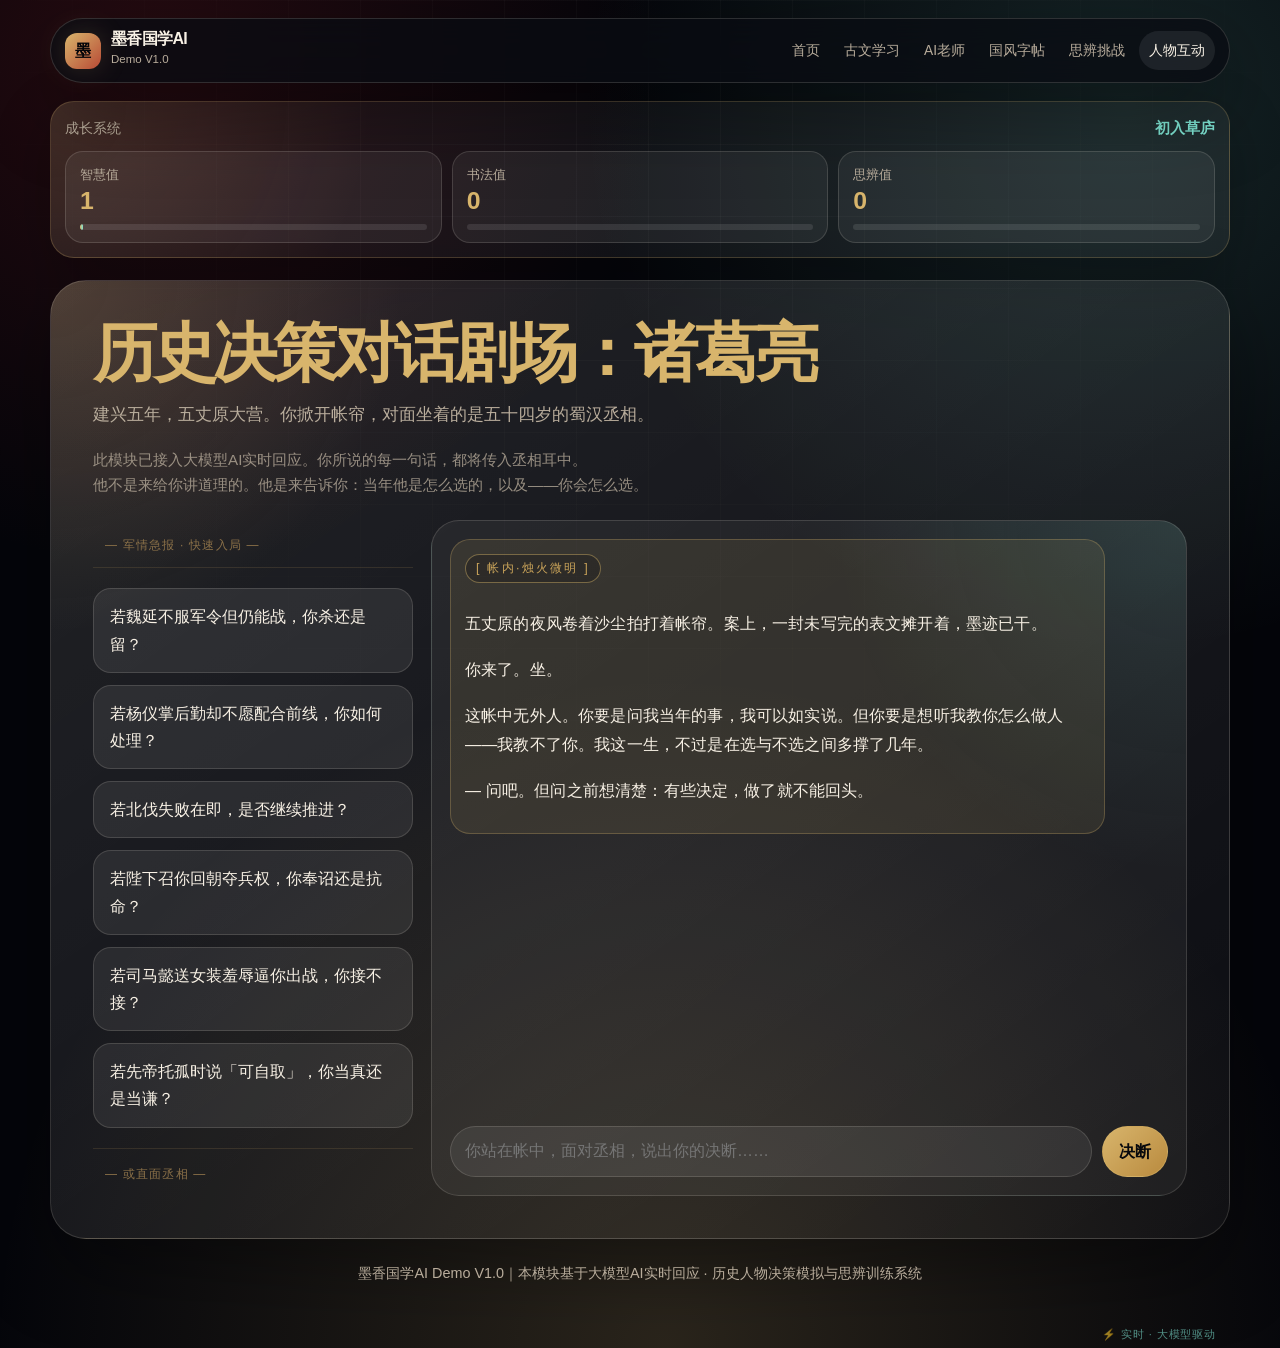
<file: chat.html>
<!DOCTYPE html>
<html lang="zh-CN">
<head>
  <meta charset="UTF-8">
  <meta name="viewport" content="width=device-width, initial-scale=1.0">
  <title>历史人物互动｜墨香国学AI</title>
  <link rel="stylesheet" href="css/style.css">
</head>
<body>
  <div class="app-shell">
    
<nav class="topbar">
  <a class="brand" href="index.html" aria-label="返回首页">
    <span class="brand-seal">墨</span>
    <span>
      <strong>墨香国学AI</strong>
      <small>Demo V1.0</small>
    </span>
  </a>
  <div class="nav-links" aria-label="主导航">
    <a href="index.html">首页</a>
    <a href="article.html">古文学习</a>
    <a href="teacher.html">AI老师</a>
    <a href="copybook.html">国风字帖</a>
    <a href="thinking.html">思辨挑战</a>
    <a href="chat.html">人物互动</a>
  </div>
</nav>
<section class="growth-panel" aria-label="成长系统">
  <div class="growth-title">
    <span>成长系统</span>
    <strong data-growth-rank>初入草庐</strong>
  </div>
  <div class="growth-bar">
    <div class="growth-item">
      <span>智慧值</span>
      <strong data-growth="wisdom">0</strong>
      <div class="growth-track"><i data-growth-bar="wisdom"></i></div>
    </div>
    <div class="growth-item">
      <span>书法值</span>
      <strong data-growth="calligraphy">0</strong>
      <div class="growth-track"><i data-growth-bar="calligraphy"></i></div>
    </div>
    <div class="growth-item">
      <span>思辨值</span>
      <strong data-growth="thinking">0</strong>
      <div class="growth-track"><i data-growth-bar="thinking"></i></div>
    </div>
  </div>
</section>

    
<main class="page-card">
  <h1 class="page-title">历史决策对话剧场：诸葛亮</h1>
  <p class="lead">建兴五年，五丈原大营。你掀开帐帘，对面坐着的是五十四岁的蜀汉丞相。</p>
  <p class="lead" style="opacity:.78;font-size:.95rem;margin-top:6px;">此模块已接入大模型AI实时回应。你所说的每一句话，都将传入丞相耳中。<br>他不是来给你讲道理的。他是来告诉你：当年他是怎么选的，以及——你会怎么选。</p>
  <div class="chat-layout" style="margin-top: 22px;">
    <aside class="question-list">
      <div style="padding:10px 12px;border-bottom:1px solid rgba(160,130,80,.2);margin-bottom:8px;">
        <span style="font-size:.75rem;color:#8a7048;letter-spacing:.1em;">— 军情急报 · 快速入局 —</span>
      </div>
      <button class="question-btn" data-kongming-question="若魏延不服军令但仍能战，你杀还是留？">若魏延不服军令但仍能战，你杀还是留？</button>
      <button class="question-btn" data-kongming-question="若杨仪掌后勤却不愿配合前线，你如何处理？">若杨仪掌后勤却不愿配合前线，你如何处理？</button>
      <button class="question-btn" data-kongming-question="若北伐失败在即，是否继续推进？">若北伐失败在即，是否继续推进？</button>
      <button class="question-btn" data-kongming-question="若陛下召你回朝夺兵权，你奉诏还是抗命？">若陛下召你回朝夺兵权，你奉诏还是抗命？</button>
      <button class="question-btn" data-kongming-question="若司马懿送女装羞辱逼你出战，你接不接？">若司马懿送女装羞辱逼你出战，你接不接？</button>
      <button class="question-btn" data-kongming-question="若先帝托孤时说「可自取」，你当真还是当谦？">若先帝托孤时说「可自取」，你当真还是当谦？</button>
      <div style="padding:10px 12px;border-top:1px solid rgba(160,130,80,.2);margin-top:8px;">
        <span style="font-size:.75rem;color:#8a7048;letter-spacing:.1em;">— 或直面丞相 —</span>
      </div>
    </aside>
    <section class="chat-box" data-chat="kongming">
      <div class="messages">
        <div class="message ai kongming-reply">
          <div class="km-mood">[ 帐内·烛火微明 ]</div>
          <p class="km-scene">五丈原的夜风卷着沙尘拍打着帐帘。案上，一封未写完的表文摊开着，墨迹已干。</p>
          <p class="km-read">你来了。坐。</p>
          <p class="km-stance">这帐中无外人。你要是问我当年的事，我可以如实说。但你要是想听我教你怎么做人——我教不了你。我这一生，不过是在选与不选之间多撑了几年。</p>
          <p class="km-close">— 问吧。但问之前想清楚：有些决定，做了就不能回头。</p>
        </div>
      </div>
      <div class="chat-input">
        <input data-free-input placeholder="你站在帐中，面对丞相，说出你的决断……">
        <button class="btn" data-free-send>决断</button>
      </div>
      <div class="ai-badge">⚡ 实时 · 大模型驱动</div>
    </section>
  </div>
</main>

    <!-- 历史长廊彩蛋（隐藏，互动后触发） -->
    <div id="history-corridor-trigger" style="display:none;">
      <div class="corridor-poem">
        <p>千年长夜，灯火未灭。</p>
        <p>诸葛亮之外，</p>
        <p>还有许多人在等待与你对话。</p>
      </div>
      <button class="corridor-btn" type="button" onclick="showHistoryCorridor()">进入历史长廊</button>
    </div>

    <div id="history-corridor" style="display:none;">
      <div class="corridor-head">
        <h2>历史长廊</h2>
        <p>从一篇古文，走进整个中华文明。</p>
      </div>
      <div class="corridor-scroll">
        <div class="corridor-card active">
          <div class="corridor-avatar">
            <svg viewBox="0 0 24 24" xmlns="http://www.w3.org/2000/svg"><path d="M12 12c2.21 0 4-1.79 4-4s-1.79-4-4-4-4 1.79-4 4 1.79 4 4 4zm0 2c-2.67 0-8 1.34-8 4v2h16v-2c0-2.66-5.33-4-8-4z"/></svg>
          </div>
          <div class="corridor-info">
            <h3>诸葛亮</h3>
            <p class="corridor-quote">受任于败军之际，奉命于危难之间。</p>
            <span class="corridor-status">已开放</span>
          </div>
        </div>
        <div class="corridor-card">
          <div class="corridor-avatar">
            <svg viewBox="0 0 24 24" xmlns="http://www.w3.org/2000/svg"><path d="M12 12c2.21 0 4-1.79 4-4s-1.79-4-4-4-4 1.79-4 4 1.79 4 4 4zm0 2c-2.67 0-8 1.34-8 4v2h16v-2c0-2.66-5.33-4-8-4z"/></svg>
          </div>
          <div class="corridor-info">
            <h3>曹刿</h3>
            <p class="corridor-quote">一鼓作气，再而衰，三而竭。</p>
            <span class="corridor-status">即将开放</span>
          </div>
        </div>
        <div class="corridor-card">
          <div class="corridor-avatar">
            <svg viewBox="0 0 24 24" xmlns="http://www.w3.org/2000/svg"><path d="M12 12c2.21 0 4-1.79 4-4s-1.79-4-4-4-4 1.79-4 4 1.79 4 4 4zm0 2c-2.67 0-8 1.34-8 4v2h16v-2c0-2.66-5.33-4-8-4z"/></svg>
          </div>
          <div class="corridor-info">
            <h3>晏子</h3>
            <p class="corridor-quote">使于四方，不辱君命。</p>
            <span class="corridor-status">即将开放</span>
          </div>
        </div>
        <div class="corridor-card">
          <div class="corridor-avatar">
            <svg viewBox="0 0 24 24" xmlns="http://www.w3.org/2000/svg"><path d="M12 12c2.21 0 4-1.79 4-4s-1.79-4-4-4-4 1.79-4 4 1.79 4 4 4zm0 2c-2.67 0-8 1.34-8 4v2h16v-2c0-2.66-5.33-4-8-4z"/></svg>
          </div>
          <div class="corridor-info">
            <h3>唐雎</h3>
            <p class="corridor-quote">士之怒，伏尸二人，流血五步。</p>
            <span class="corridor-status">即将开放</span>
          </div>
        </div>
        <div class="corridor-card">
          <div class="corridor-avatar">
            <svg viewBox="0 0 24 24" xmlns="http://www.w3.org/2000/svg"><path d="M12 12c2.21 0 4-1.79 4-4s-1.79-4-4-4-4 1.79-4 4 1.79 4 4 4zm0 2c-2.67 0-8 1.34-8 4v2h16v-2c0-2.66-5.33-4-8-4z"/></svg>
          </div>
          <div class="corridor-info">
            <h3>邹忌</h3>
            <p class="corridor-quote">以人为镜，可以明得失。</p>
            <span class="corridor-status">即将开放</span>
          </div>
        </div>
      </div>
    </div>

    <p class="footer-tip">墨香国学AI Demo V1.0｜本模块基于大模型AI实时回应 · 历史人物决策模拟与思辨训练系统</p>
  </div>

  <style>
    /* 历史长廊彩蛋样式 */
    #history-corridor-trigger {
      text-align: center;
      padding: 40px 20px 20px;
      animation: corridorFadeIn 2s ease forwards;
    }
    .corridor-poem {
      margin-bottom: 20px;
      color: #5a4320;
      font-family: "Noto Serif CJK SC", "Source Han Serif SC", "SimSun", serif;
      font-size: clamp(1rem, 2vw, 1.35rem);
      letter-spacing: 0.12em;
      line-height: 2;
    }
    .corridor-poem p {
      margin: 0;
    }
    .corridor-btn {
      display: inline-block;
      padding: 12px 36px;
      background: linear-gradient(180deg, #8f1d24, #6b151a);
      color: #f5efe6;
      border: 1px solid #8f1d24;
      border-radius: 4px;
      font-family: "Noto Serif CJK SC", "Source Han Serif SC", "SimSun", serif;
      font-size: 1rem;
      letter-spacing: 0.12em;
      cursor: pointer;
      transition: all 0.3s ease;
      position: relative;
    }
    .corridor-btn::before,
    .corridor-btn::after {
      content: "";
      position: absolute;
      top: 50%;
      width: 30px;
      height: 1px;
      background: rgba(143,29,36,.3);
    }
    .corridor-btn::before {
      right: calc(100% + 12px);
    }
    .corridor-btn::after {
      left: calc(100% + 12px);
    }
    .corridor-btn:hover {
      background: linear-gradient(180deg, #a52a2a, #7a1a20);
      transform: translateY(-1px);
    }

    #history-corridor {
      padding: 32px 0 16px;
      animation: corridorFadeIn 1s ease forwards;
    }
    .corridor-head {
      text-align: center;
      margin-bottom: 28px;
    }
    .corridor-head h2 {
      font-family: "Noto Serif CJK SC", "Source Han Serif SC", "SimSun", serif;
      font-size: clamp(1.4rem, 2.6vw, 2rem);
      color: #1a0e05;
      letter-spacing: 0.1em;
      margin: 0 0 8px;
      font-weight: 500;
    }
    .corridor-head p {
      color: #7a5a2e;
      font-size: 0.92rem;
      letter-spacing: 0.06em;
      margin: 0;
    }
    .corridor-list {
      display: flex;
      flex-direction: column;
      gap: 0;
      max-width: 640px;
      margin: 0 auto;
    }
    /* 卷轴展开背景 */
    .corridor-scroll {
      position: relative;
      max-width: 680px;
      margin: 0 auto;
      padding: 20px 0;
    }
    .corridor-scroll::before,
    .corridor-scroll::after {
      content: "";
      position: absolute;
      left: 0;
      right: 0;
      height: 3px;
      background: linear-gradient(90deg,
        transparent,
        rgba(160,130,80,.35) 10%,
        rgba(160,130,80,.35) 90%,
        transparent
      );
    }
    .corridor-scroll::before {
      top: 0;
    }
    .corridor-scroll::after {
      bottom: 0;
    }
    .corridor-card {
      display: flex;
      align-items: center;
      gap: 18px;
      padding: 20px 24px;
      border-bottom: 1px solid rgba(160,130,80,.12);
      transition: background 0.3s ease;
      position: relative;
    }
    .corridor-card:hover {
      background: rgba(255,250,240,.4);
    }
    .corridor-card:last-child {
      border-bottom: none;
    }
    /* 时间长廊竖线 */
    .corridor-card::before {
      content: "";
      position: absolute;
      left: 47px;
      top: 60px;
      bottom: -20px;
      width: 1px;
      background: linear-gradient(180deg, rgba(160,130,80,.2), transparent);
      z-index: 0;
    }
    .corridor-card:last-child::before {
      display: none;
    }
    /* 人物头像 */
    .corridor-avatar {
      flex-shrink: 0;
      width: 44px;
      height: 44px;
      border-radius: 50%;
      display: flex;
      align-items: center;
      justify-content: center;
      position: relative;
      z-index: 1;
    }
    .corridor-avatar svg {
      width: 28px;
      height: 28px;
    }
    /* 诸葛亮：淡金色高亮 */
    .corridor-card.active .corridor-avatar {
      background: linear-gradient(135deg, #d4af37, #c9a227);
      box-shadow: 0 0 0 3px rgba(212,175,55,.15), 0 2px 8px rgba(212,175,55,.25);
    }
    .corridor-card.active .corridor-avatar svg {
      fill: #fff;
    }
    /* 其它人物：灰墨色 */
    .corridor-card:not(.active) .corridor-avatar {
      background: linear-gradient(135deg, #8a8a8a, #6a6a6a);
      box-shadow: 0 0 0 3px rgba(100,100,100,.1);
    }
    .corridor-card:not(.active) .corridor-avatar svg {
      fill: rgba(255,255,255,.6);
    }
    .corridor-info {
      flex: 1;
    }
    .corridor-info h3 {
      margin: 0 0 5px;
      font-family: "Noto Serif CJK SC", "Source Han Serif SC", "SimSun", serif;
      font-size: 1.08rem;
      color: #1a0e05;
      letter-spacing: 0.06em;
      font-weight: 500;
    }
    .corridor-quote {
      margin: 0 0 8px;
      color: #6b5438;
      font-size: 0.88rem;
      line-height: 1.6;
      font-family: "Noto Serif CJK SC", "Source Han Serif SC", "SimSun", serif;
    }
    .corridor-status {
      display: inline-block;
      padding: 2px 10px;
      border-radius: 999px;
      font-size: 0.72rem;
      letter-spacing: 0.06em;
    }
    .corridor-card.active .corridor-status {
      color: #b8860b;
      background: rgba(212,175,55,.1);
      border: 1px solid rgba(212,175,55,.25);
    }
    .corridor-card:not(.active) .corridor-status {
      color: #8a8a8a;
      background: rgba(120,120,120,.08);
      border: 1px solid rgba(120,120,120,.15);
    }
    @keyframes corridorFadeIn {
      from { opacity: 0; transform: translateY(16px); }
      to { opacity: 1; transform: translateY(0); }
    }
  </style>

  <script>
    // 历史长廊彩蛋：全局函数
    window.showHistoryCorridor = function() {
      document.getElementById('history-corridor-trigger').style.display = 'none';
      document.getElementById('history-corridor').style.display = 'block';
      document.getElementById('history-corridor').scrollIntoView({ behavior: 'smooth', block: 'start' });
    };
  </script>
  <script src="js/main.js?v=2"></script>
</body>
</html>
</file>
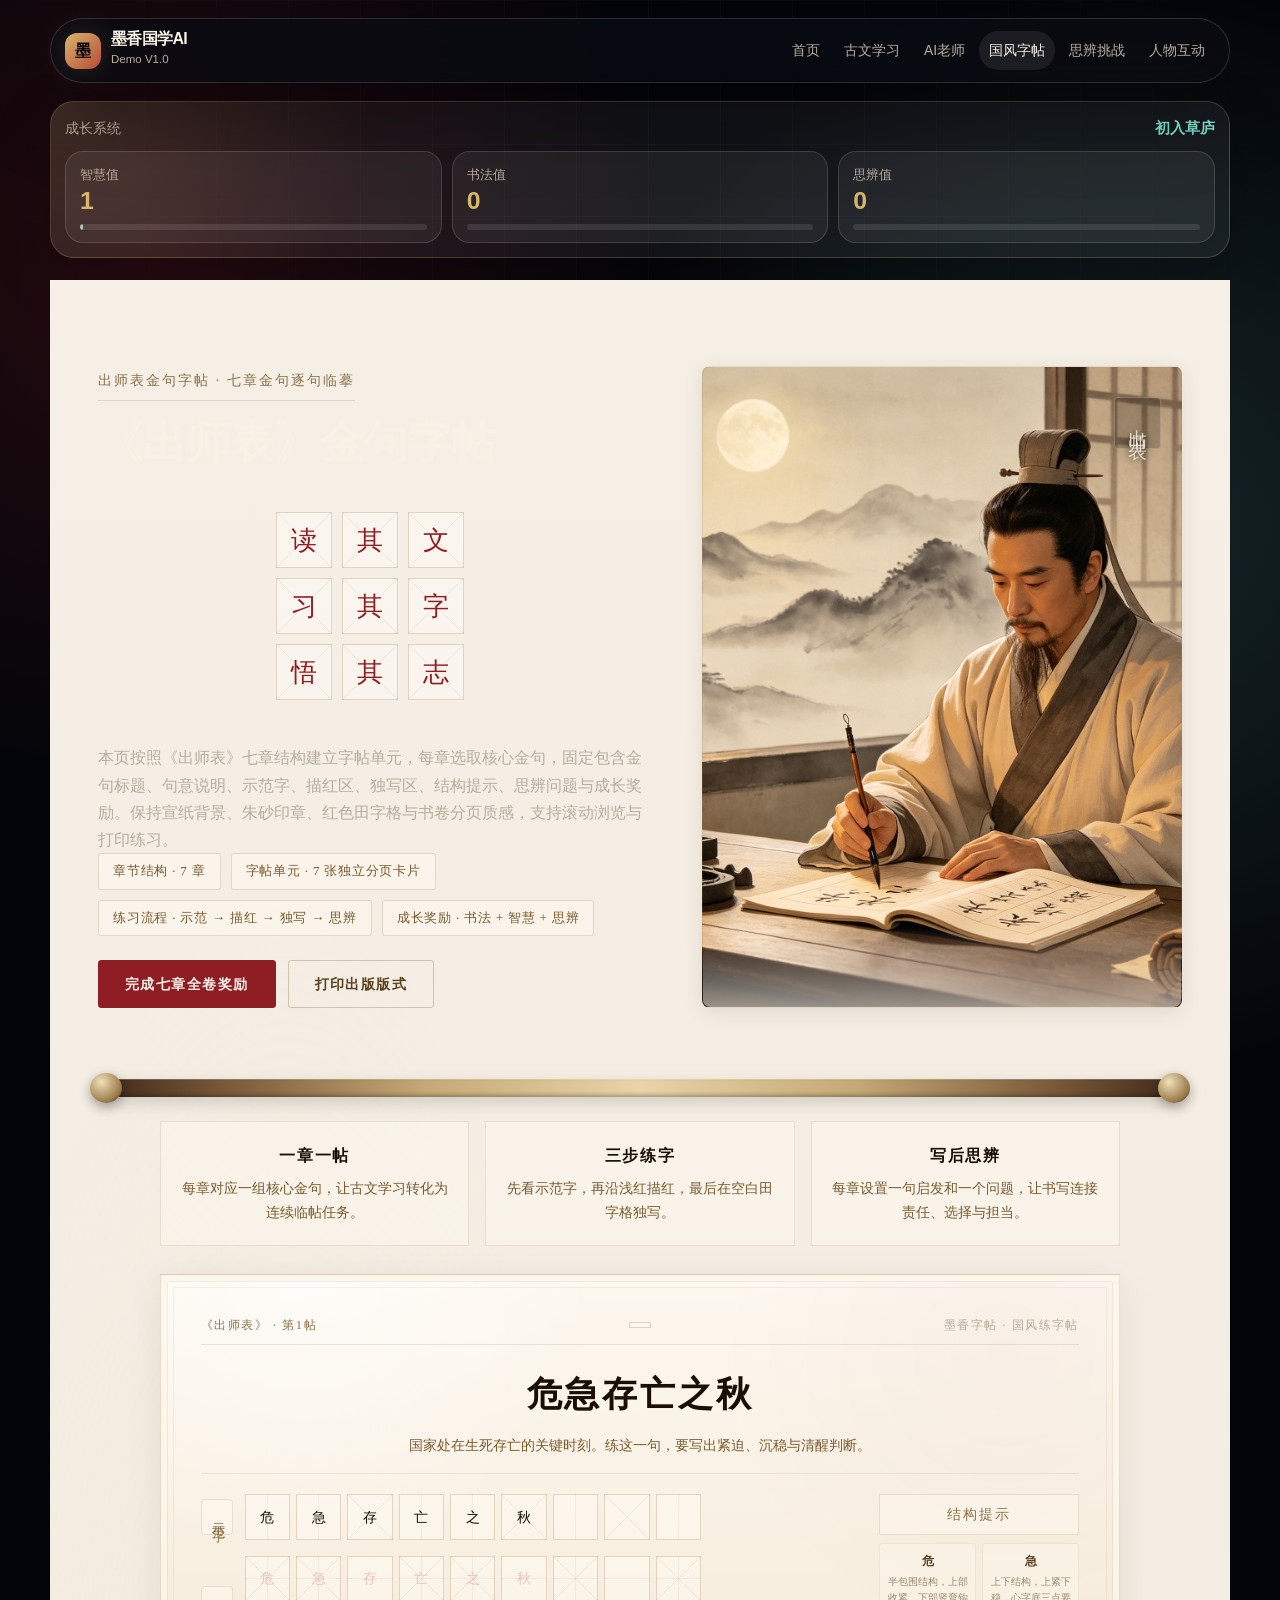
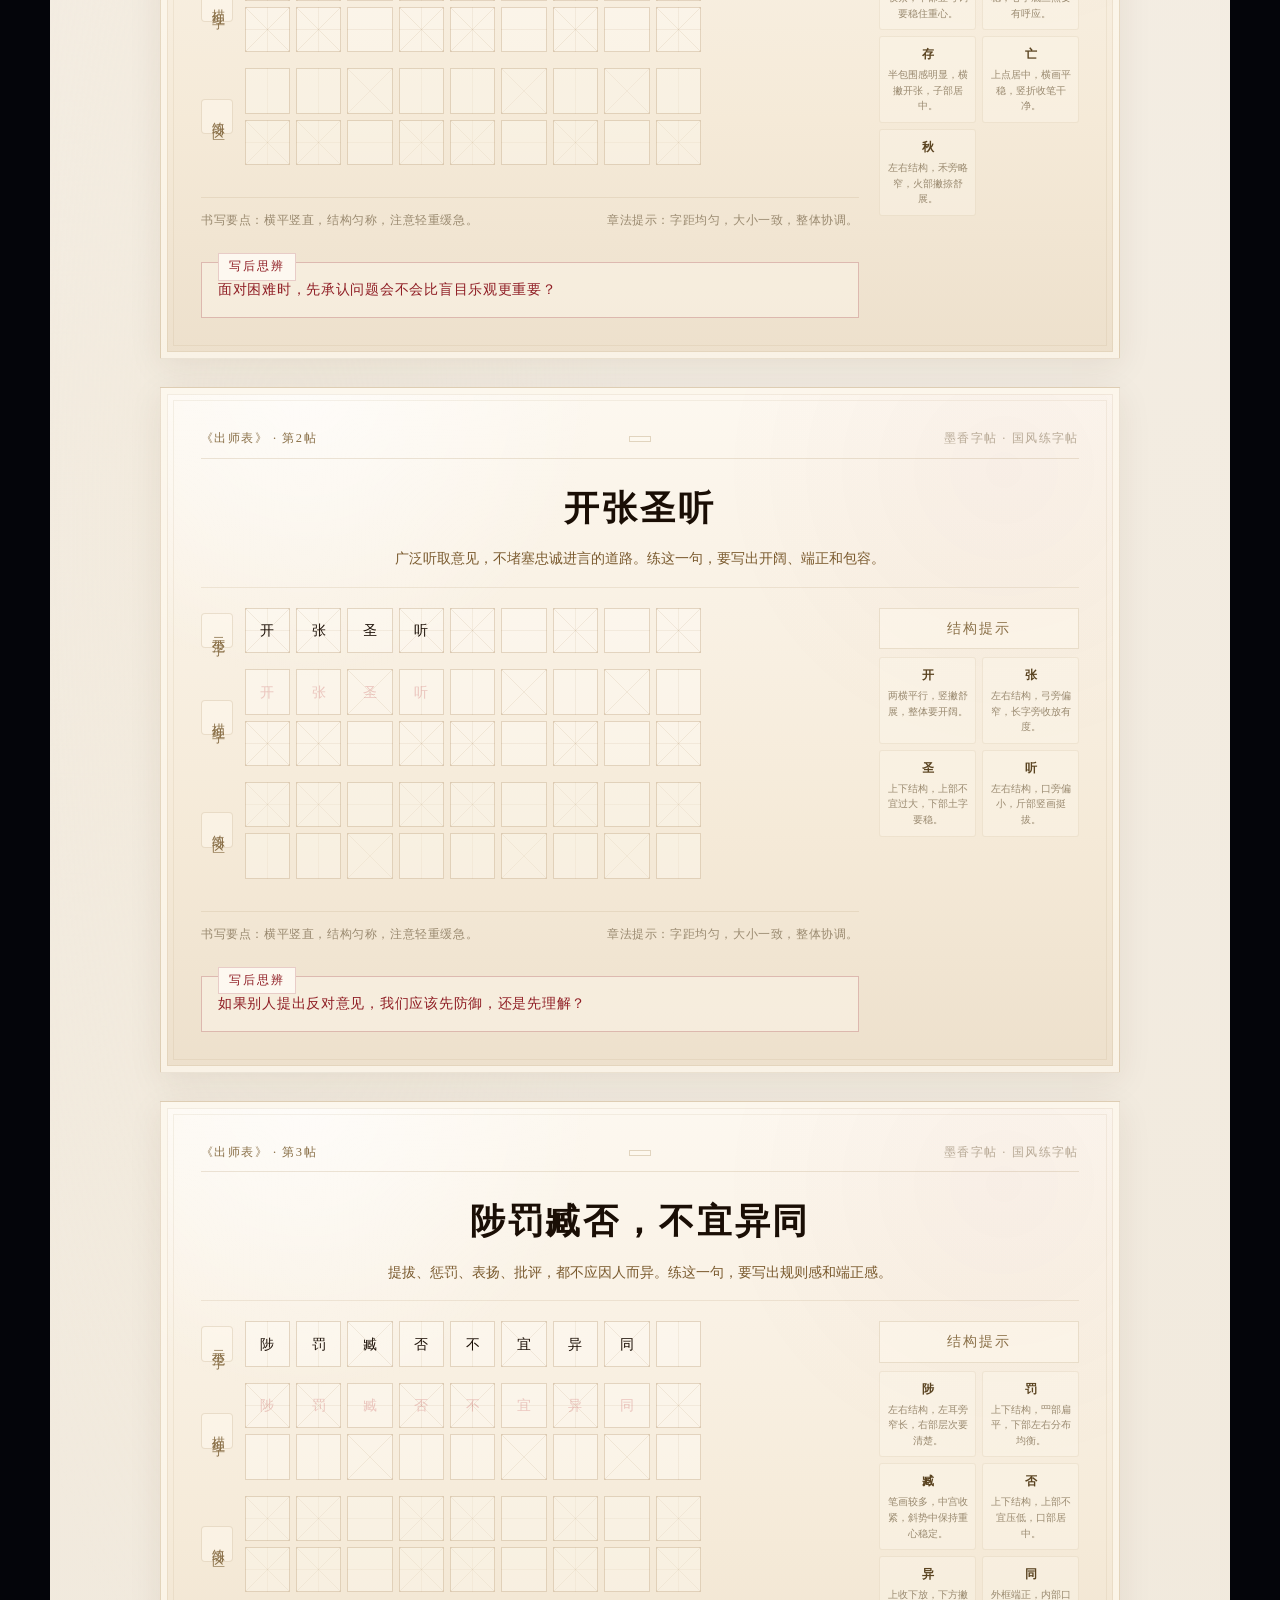
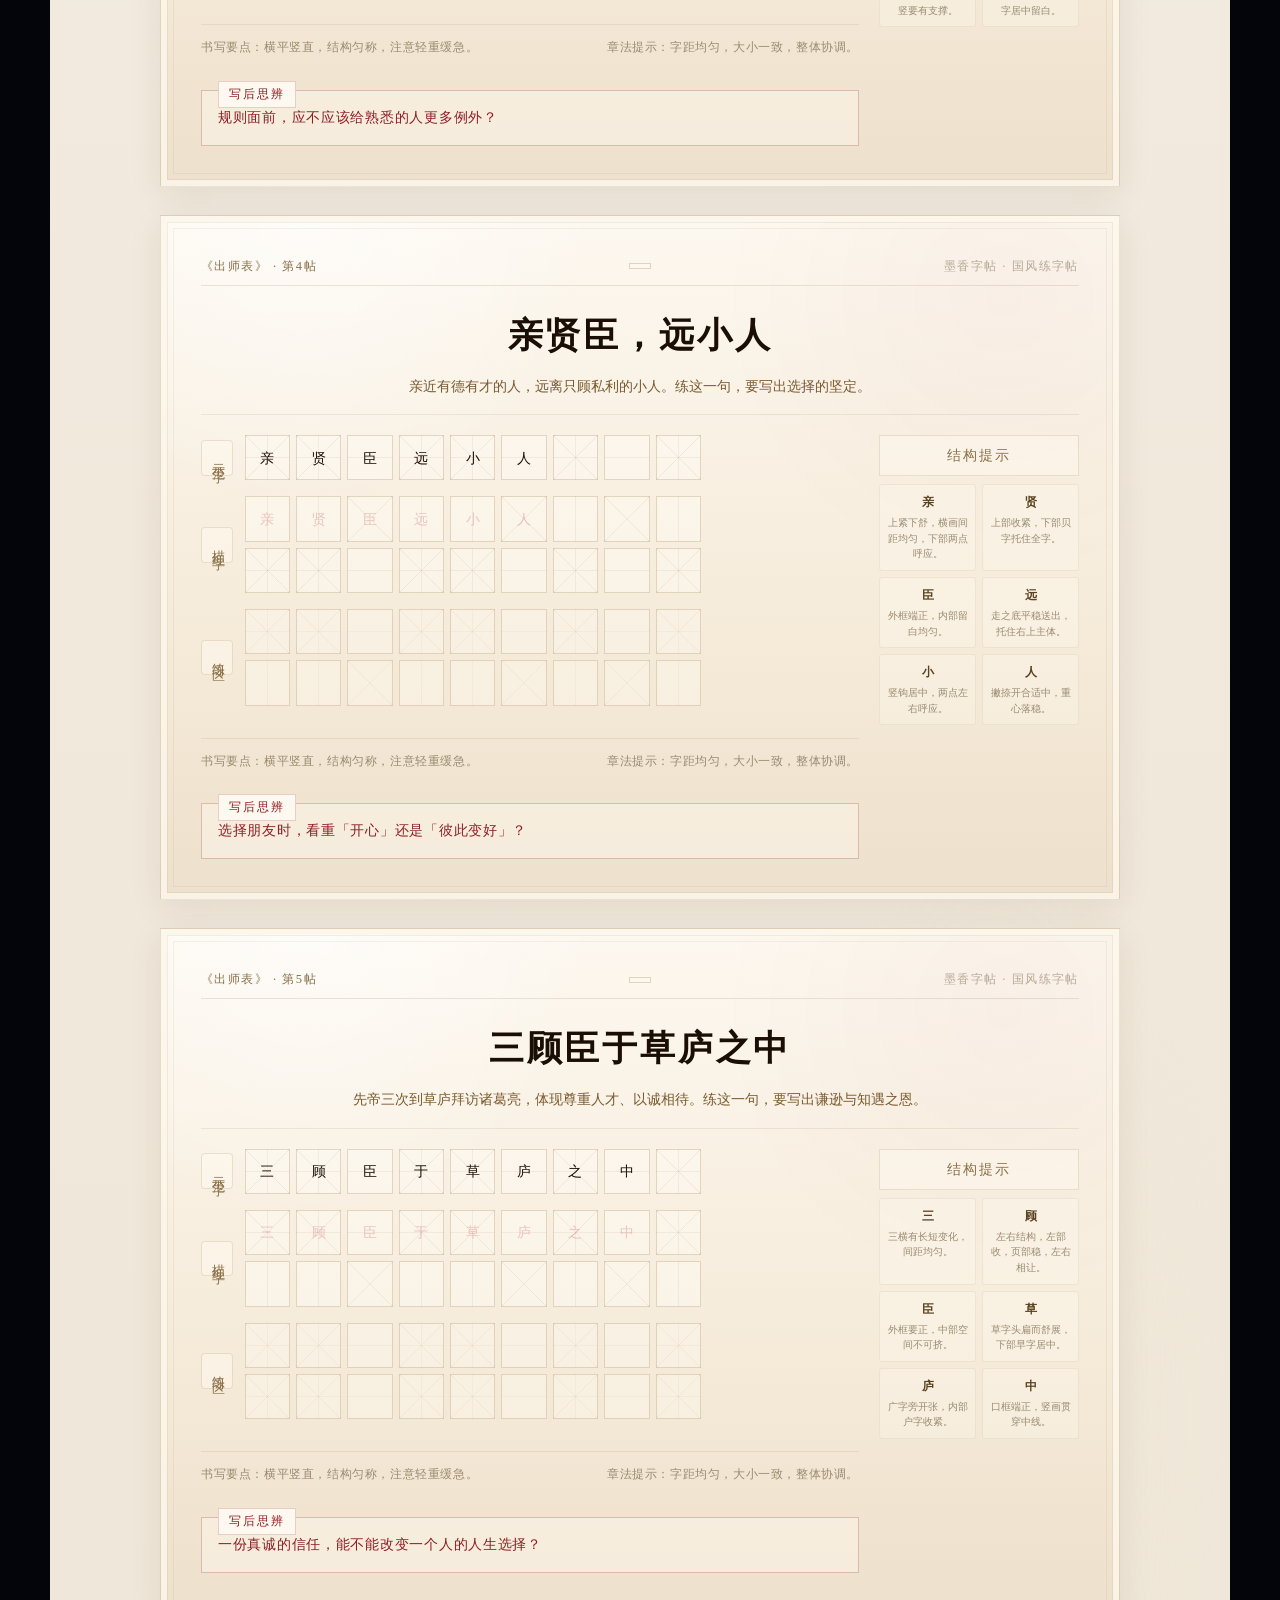
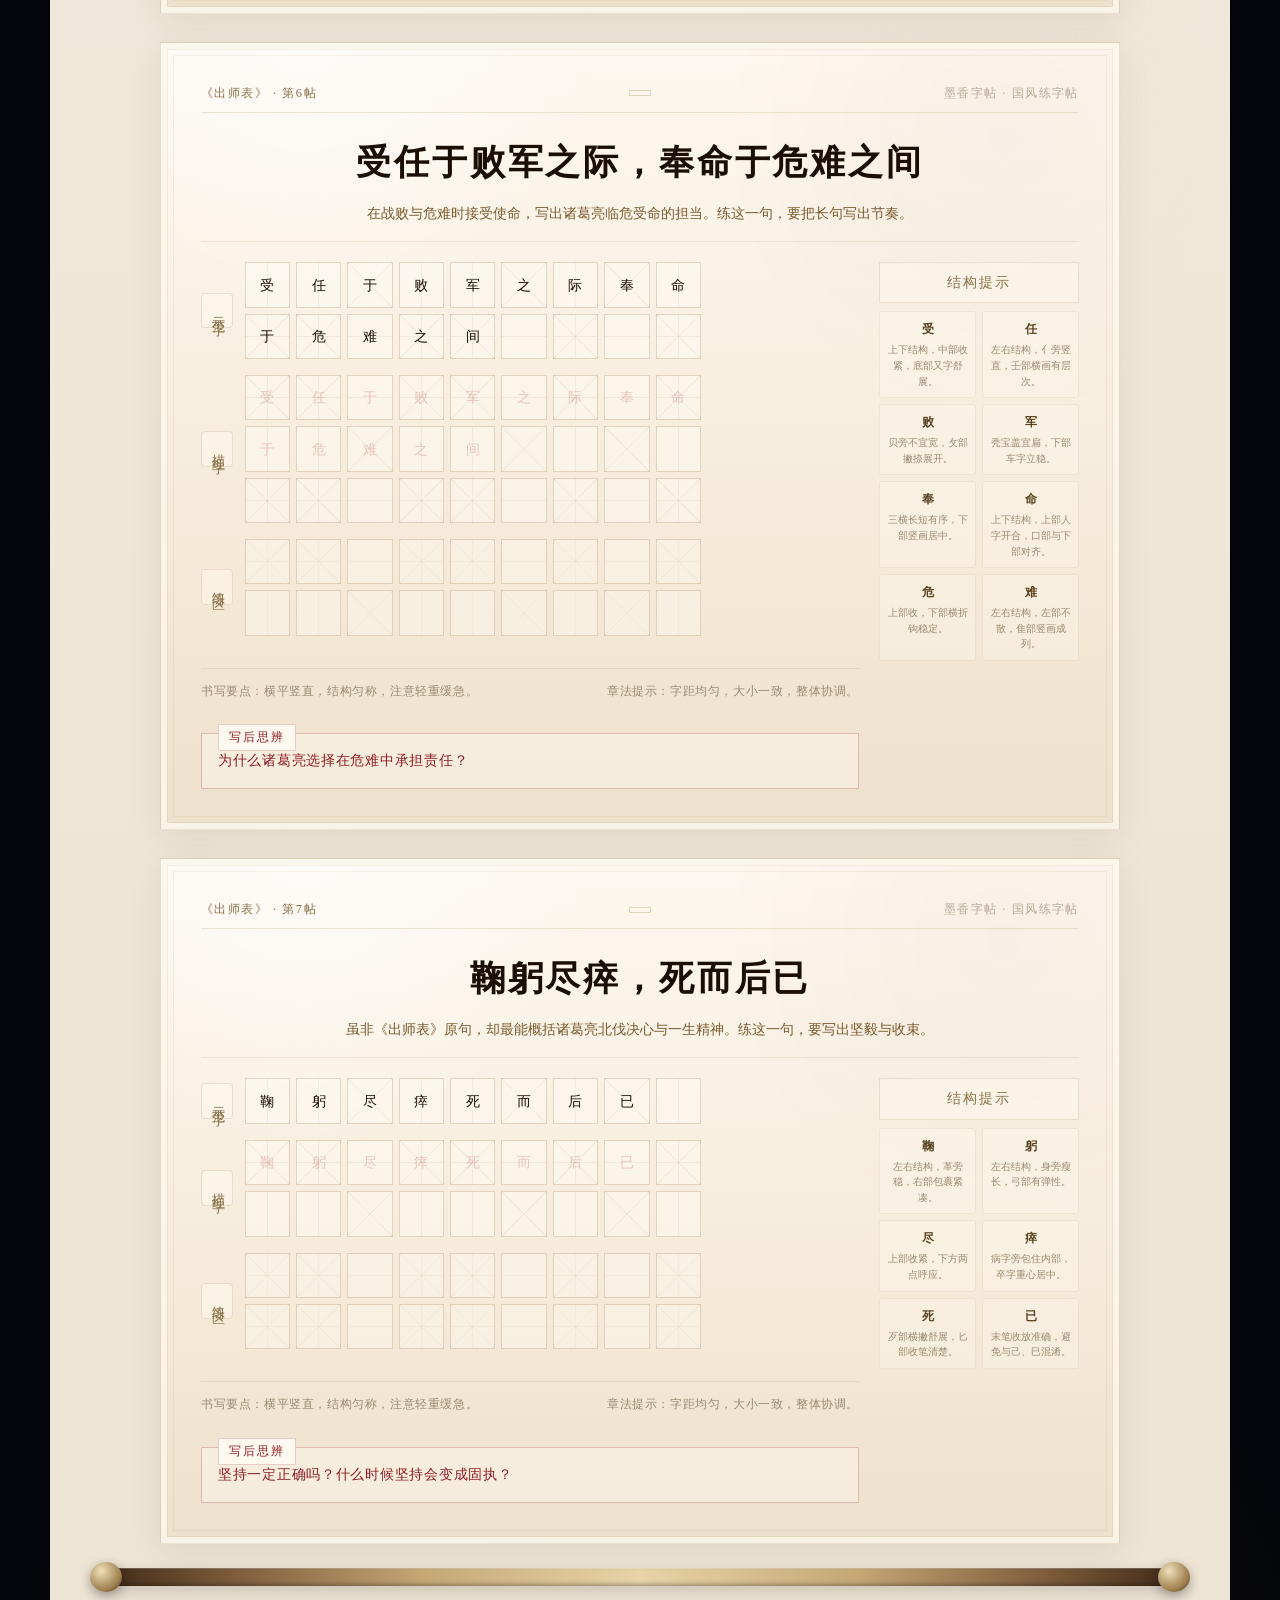
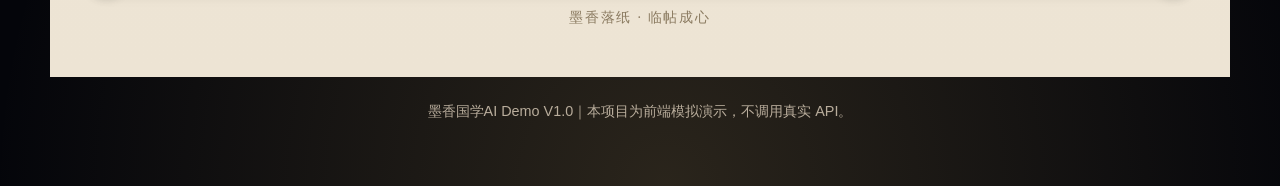
<file: copybook.html>
<!DOCTYPE html>
<html lang="zh-CN">
<head>
  <meta charset="UTF-8">
  <meta name="viewport" content="width=device-width, initial-scale=1.0">
  <title>国风字帖｜墨香国学AI</title>
  <link rel="stylesheet" href="css/style.css">
  <style>
    /* ===== 字帖馆：浅色宣纸风格 ===== */
    .copybook-stage {
      position: relative;
      padding: clamp(26px, 4vw, 48px);
      background:
        radial-gradient(ellipse 60% 40% at 20% 30%, rgba(240,230,210,.3), transparent 50%),
        radial-gradient(ellipse 50% 30% at 80% 70%, rgba(235,225,205,.2), transparent 40%),
        linear-gradient(180deg, #f5efe6, #ede4d4);
    }

    /* ===== 首页主视觉 ===== */
    .copybook-hero {
      position: relative;
      z-index: 2;
      display: grid;
      grid-template-columns: minmax(0, 1fr) minmax(300px, 480px);
      gap: 40px;
      align-items: center;
      padding: clamp(20px, 3vw, 40px) 0;
      margin-bottom: 32px;
    }

    /* 左侧文字区 */
    .copybook-hero > div:first-child {
      padding-right: 20px;
    }

    .copybook-eyebrow {
      display: inline-block;
      margin-bottom: 20px;
      font-family: "Noto Serif CJK SC", "Source Han Serif SC", "SimSun", serif;
      font-size: 0.85rem;
      color: #8a7048;
      letter-spacing: 0.15em;
      padding-bottom: 8px;
      border-bottom: 1px solid rgba(160,130,80,.25);
    }

    .copybook-title {
      margin: 0 0 14px;
      color: var(--ink);
      font-size: clamp(1.8rem, 4vw, 2.8rem);
      letter-spacing: -.02em;
    }

    .copybook-subtitle {
      margin: 0 0 14px;
      color: var(--ink);
      font-size: clamp(1.05rem, 2.2vw, 1.45rem);
      letter-spacing: -.02em;
    }
    .copybook-desc {
      margin: 0;
      max-width: 64em;
      color: var(--muted);
    }

    .copybook-meta {
      display: flex;
      flex-wrap: wrap;
      gap: 10px;
      margin-bottom: 24px;
    }
    .copybook-meta span {
      padding: 6px 14px;
      border: 1px solid rgba(160,130,80,.25);
      border-radius: 3px;
      color: #7a5a2e;
      background: rgba(255,250,240,.5);
      font-size: 0.82rem;
      letter-spacing: 0.06em;
      font-family: "Noto Serif CJK SC", "Source Han Serif SC", "SimSun", serif;
    }

    .action-row {
      display: flex;
      flex-wrap: wrap;
      gap: 12px;
    }
    .action-row .btn {
      padding: 11px 26px;
      border-radius: 3px;
      font-size: 0.9rem;
      letter-spacing: 0.1em;
      font-family: "Noto Serif CJK SC", "Source Han Serif SC", "SimSun", serif;
      transition: all 0.25s ease;
    }
    .action-row .btn:first-child {
      background: #8f1d24;
      color: #f5efe6;
      border: 1px solid #8f1d24;
    }
    .action-row .btn:first-child:hover {
      background: #a52a2a;
    }
    .action-row .btn.secondary {
      background: transparent;
      color: #5a4320;
      border: 1px solid rgba(160,130,80,.4);
    }
    .action-row .btn.secondary:hover {
      background: rgba(160,130,80,.1);
    }

    /* 封面右侧：书房场景插画 */
    .hero-figure {
      position: relative;
      align-self: stretch;
      min-height: 380px;
      border-radius: 8px;
      overflow: hidden;
      background: url('images/copybook-hero-scene.jpg') center/cover no-repeat;
      border: 1px solid rgba(160,130,80,.2);
      box-shadow: 0 4px 20px rgba(60,40,18,.1);
    }
    /* 右侧竖排题签 */
    .hero-figure .side-label {
      position: absolute;
      top: 30px;
      right: 20px;
      writing-mode: vertical-rl;
      font-family: "STKaiti", "KaiTi", serif;
      font-size: 1.2rem;
      letter-spacing: 0.3em;
      color: rgba(245,235,220,.85);
      text-shadow: 0 2px 8px rgba(0,0,0,.5);
      z-index: 3;
      padding: 16px 6px;
      border: 1px solid rgba(245,235,220,.25);
      border-radius: 4px;
      background: rgba(0,0,0,.2);
    }
    /* 底部淡墨渐变 */
    .hero-figure::after {
      content: "";
      position: absolute;
      bottom: 0;
      left: 0;
      right: 0;
      height: 80px;
      background: linear-gradient(180deg, transparent, rgba(245,239,230,.6));
      pointer-events: none;
    }

    /* ===== 卷轴书卷区 ===== */
    .scroll-book {
      position: relative;
      z-index: 2;
      margin-top: 24px;
    }

    /* 卷轴轴头 */
    .scroll-rod {
      position: relative;
      height: 18px;
      margin: 0 0 24px;
      background: linear-gradient(90deg,
        #3d2818 0%, #7a5a3a 12%, #c4a876 30%, #e8d4a8 50%,
        #c4a876 70%, #7a5a3a 88%, #3d2818 100%
      );
      box-shadow:
        inset 0 1px 0 rgba(255,255,255,.2),
        inset 0 -2px 4px rgba(0,0,0,.3),
        0 6px 16px rgba(0,0,0,.15);
    }
    .scroll-rod::before,
    .scroll-rod::after {
      content: "";
      position: absolute;
      top: 50%;
      width: 32px;
      height: 30px;
      border-radius: 50%;
      transform: translateY(-50%);
      background: radial-gradient(circle at 35% 30%, #f0e0b8, #9a7a4a 68%, #2a1a0c);
      box-shadow: 0 4px 12px rgba(0,0,0,.3);
    }
    .scroll-rod::before { left: -8px; }
    .scroll-rod::after { right: -8px; }
    .scroll-rod.bottom { margin: 24px 0 0; }

    /* 出版说明 */
    .publisher-note {
      display: grid;
      grid-template-columns: repeat(3, minmax(0, 1fr));
      gap: 16px;
      margin: 0 auto 28px;
      max-width: 960px;
    }
    .publisher-note div {
      padding: 20px 18px;
      border: 1px solid rgba(160,130,80,.18);
      background: rgba(255,250,240,.4);
      text-align: center;
    }
    .publisher-note b {
      display: block;
      font-family: "Noto Serif CJK SC", "Source Han Serif SC", "SimSun", serif;
      color: #1a0e05;
      margin-bottom: 8px;
      font-size: 1rem;
      letter-spacing: 0.1em;
    }
    .publisher-note p {
      margin: 0;
      color: #7a5a2e;
      font-size: 0.88rem;
      line-height: 1.7;
      font-family: "Noto Serif CJK SC", "Source Han Serif SC", "SimSun", serif;
    }

    /* ===== 字帖卡片：浅色宣纸风格 ===== */
    .premium-copy-grid {
      display: grid;
      gap: 28px;
      justify-items: center;
    }
    .premium-copy-card {
      position: relative;
      width: min(100%, 960px);
      min-height: auto;
      border: 1px solid rgba(160,130,80,.2);
      padding: clamp(24px, 4vw, 40px);
      color: #3d2c19;
      background:
        radial-gradient(circle at 15% 0%, rgba(255,255,255,.6), transparent 18rem),
        radial-gradient(circle at 88% 12%, rgba(143,29,36,.03), transparent 18rem),
        linear-gradient(180deg, #fdf8f0, #f5ead8 65%, #ede0cc);
      box-shadow:
        inset 0 0 0 6px rgba(255,250,240,.8),
        inset 0 0 0 7px rgba(160,130,80,.12),
        0 8px 32px rgba(60,40,18,.08);
      overflow: hidden;
    }
    .premium-copy-card::before {
      content: "";
      position: absolute;
      inset: 12px;
      border: 1px solid rgba(160,130,80,.1);
      pointer-events: none;
    }

    /* 页眉 */
    .copy-page-bar {
      position: relative;
      z-index: 1;
      display: grid;
      grid-template-columns: 1fr auto 1fr;
      align-items: center;
      gap: 14px;
      margin-bottom: 20px;
      padding-bottom: 8px;
      border-bottom: 1px solid rgba(160,130,80,.2);
      color: #8a7048;
      font-size: 0.78rem;
      letter-spacing: 0.12em;
      font-family: "Noto Serif CJK SC", "Source Han Serif SC", "SimSun", serif;
    }
    .copy-page-bar span:nth-child(2) {
      justify-self: center;
      padding: 2px 10px;
      border: 1px solid rgba(160,130,80,.3);
      color: #8f1d24;
      background: rgba(255,250,240,.6);
      font-weight: 600;
    }
    .copy-page-bar span:last-child {
      justify-self: end;
      color: rgba(120,100,70,.5);
    }

    /* 金句标题 */
    .copy-card-head {
      position: relative;
      z-index: 1;
      text-align: center;
      padding-bottom: 16px;
      border-bottom: 1px solid rgba(160,130,80,.15);
      margin-bottom: 20px;
    }
    .copy-card-head h2 {
      margin: 0 0 8px;
      color: #1a0e05;
      font-size: clamp(1.6rem, 3vw, 2.2rem);
      letter-spacing: 0.08em;
      font-weight: 600;
      font-family: "STKaiti", "KaiTi", "Kaiti SC", serif;
    }
    .copy-card-head p {
      margin: 0;
      color: #7a5a2e;
      line-height: 1.7;
      font-size: 0.9rem;
      font-family: "Noto Serif CJK SC", "Source Han Serif SC", "SimSun", serif;
    }

    /* 字帖主区域：左侧田字格 + 右侧结构提示 */
    .copybook-sheet {
      position: relative;
      z-index: 1;
      display: grid;
      grid-template-columns: 1fr 200px;
      gap: 20px;
    }

    /* 字帖行：标签 + 格子 */
    .sheet-rows {
      display: flex;
      flex-direction: column;
      gap: 16px;
    }
    .sheet-row {
      display: flex;
      align-items: flex-start;
      gap: 12px;
    }

    /* 左侧竖排标签 */
    .row-label {
      writing-mode: vertical-rl;
      font-family: "STKaiti", "KaiTi", serif;
      font-size: 0.8rem;
      color: #8a7048;
      letter-spacing: 0.25em;
      padding: 12px 4px;
      border: 1px solid rgba(160,130,80,.2);
      border-radius: 4px;
      background: rgba(255,250,240,.5);
      flex-shrink: 0;
      align-self: center;
      display: flex;
      align-items: center;
      justify-content: center;
    }

    /* 田字格容器 */
    .tian-grid {
      display: grid;
      grid-template-columns: repeat(9, 1.2cm);
      gap: 6px;
      flex: 1;
    }

    /* 田字格单元：固定 1.2cm */
    .tian-cell {
      width: 1.2cm;
      height: 1.2cm;
      position: relative;
      display: flex;
      align-items: center;
      justify-content: center;
      border: 1px solid rgba(180,150,110,.35);
      background:
        linear-gradient(45deg, transparent 49.5%, rgba(180,150,110,.15) 50%, transparent 50.5%),
        linear-gradient(-45deg, transparent 49.5%, rgba(180,150,110,.15) 50%, transparent 50.5%),
        linear-gradient(90deg, transparent 49.5%, rgba(180,150,110,.12) 50%, transparent 50.5%),
        linear-gradient(0deg, transparent 49.5%, rgba(180,150,110,.12) 50%, transparent 50.5%),
        rgba(255,253,248,.4);
    }
    .tian-cell .char {
      font-family: "STKaiti", "KaiTi", "Kaiti SC", "FangSong", serif;
      font-size: 0.9rem;
      line-height: 1;
      position: relative;
      z-index: 1;
    }

    /* 示范字 - 黑色 */
    .demo-row .tian-cell .char {
      color: #1a0e05;
    }
    /* 描红字 - 浅红 */
    .trace-row .tian-cell .char {
      color: rgba(198,90,90,.3);
    }
    /* 练习区 - 空白 */
    .practice-row .tian-cell {
      background:
        linear-gradient(45deg, transparent 49.5%, rgba(180,150,110,.1) 50%, transparent 50.5%),
        linear-gradient(-45deg, transparent 49.5%, rgba(180,150,110,.1) 50%, transparent 50.5%),
        linear-gradient(90deg, transparent 49.5%, rgba(180,150,110,.08) 50%, transparent 50.5%),
        linear-gradient(0deg, transparent 49.5%, rgba(180,150,110,.08) 50%, transparent 50.5%),
        rgba(255,253,248,.3);
    }

    /* 底部提示 */
    .sheet-footer {
      display: flex;
      justify-content: space-between;
      margin-top: 16px;
      padding-top: 12px;
      border-top: 1px solid rgba(160,130,80,.15);
      font-family: "STKaiti", "KaiTi", serif;
      font-size: 0.75rem;
      color: #9a8a70;
      letter-spacing: 0.05em;
    }

    /* 右侧竖排题签 */
    .card-side-label {
      position: absolute;
      right: 16px;
      top: 50%;
      transform: translateY(-50%);
      writing-mode: vertical-rl;
      font-family: "STKaiti", "KaiTi", serif;
      font-size: 1rem;
      color: #8a7048;
      letter-spacing: 0.3em;
      padding: 14px 6px;
      border: 1px solid rgba(160,130,80,.2);
      border-radius: 4px;
      background: rgba(255,250,240,.4);
      z-index: 2;
    }
    .card-side-label .seal {
      margin-top: 10px;
      width: 22px;
      height: 22px;
      border: 1.5px solid rgba(143,29,36,.6);
      border-radius: 3px;
      display: grid;
      place-items: center;
      font-size: 0.55rem;
      color: rgba(143,29,36,.7);
      transform: rotate(-3deg);
    }

    /* 写后思辨 */
    .card-thinking {
      margin-top: 16px;
      padding: 14px 16px;
      border: 1px solid rgba(143,29,36,.25);
      background: rgba(255,250,240,.4);
      position: relative;
    }
    .card-thinking-label {
      position: absolute;
      top: -10px;
      left: 16px;
      padding: 2px 10px;
      background: #fdf8f0;
      font-family: "STKaiti", "KaiTi", serif;
      font-size: 0.78rem;
      color: #8f1d24;
      letter-spacing: 0.15em;
      border: 1px solid rgba(143,29,36,.2);
    }
    .card-thinking-q {
      margin: 0;
      color: #8f1d24;
      font-family: "Noto Serif CJK SC", "Source Han Serif SC", "SimSun", serif;
      font-size: 0.9rem;
      line-height: 1.8;
      letter-spacing: 0.05em;
    }

    /* 右侧结构提示面板（两列） */
    .card-tips {
      display: flex;
      flex-direction: column;
      gap: 8px;
    }
    .card-tips-title {
      font-family: "STKaiti", "KaiTi", serif;
      font-size: 0.85rem;
      color: #8a7048;
      letter-spacing: 0.15em;
      text-align: center;
      padding: 8px;
      border: 1px solid rgba(160,130,80,.2);
      background: rgba(255,250,240,.4);
    }
    .card-tips-grid {
      display: grid;
      grid-template-columns: 1fr 1fr;
      gap: 6px;
    }
    .card-tips-grid .tip-item {
      font-family: "STKaiti", "KaiTi", serif;
      font-size: 0.65rem;
      color: #9a8a70;
      line-height: 1.5;
      text-align: center;
      padding: 8px 4px;
      border: 1px solid rgba(160,130,80,.12);
      background: rgba(255,250,240,.3);
      border-radius: 3px;
    }
    .card-tips-grid .tip-item b {
      display: block;
      font-size: 0.75rem;
      color: #5a4320;
      margin-bottom: 4px;
    }

    .copybook-end {
      margin: 20px 0 0;
      text-align: center;
      color: #8a7a60;
      letter-spacing: 0.12em;
      font-size: 0.88rem;
      font-family: "Noto Serif CJK SC", "Source Han Serif SC", "SimSun", serif;
    }

    /* ===== 读其文 习其字 悟其志 · 田字格展示 ===== */
    .motto-tian-grid {
      display: flex;
      flex-direction: column;
      align-items: center;
      gap: 10px;
      margin: 28px auto 24px;
      padding: 20px 0;
    }
    .motto-line {
      display: flex;
      gap: 10px;
    }
    .motto-cell {
      width: 56px;
      height: 56px;
      position: relative;
      display: flex;
      align-items: center;
      justify-content: center;
      border: 1px solid rgba(180,150,110,.35);
      background:
        linear-gradient(45deg, transparent 49.5%, rgba(180,150,110,.15) 50%, transparent 50.5%),
        linear-gradient(-45deg, transparent 49.5%, rgba(180,150,110,.15) 50%, transparent 50.5%),
        linear-gradient(90deg, transparent 49.5%, rgba(180,150,110,.12) 50%, transparent 50.5%),
        linear-gradient(0deg, transparent 49.5%, rgba(180,150,110,.12) 50%, transparent 50.5%),
        rgba(255,253,248,.5);
    }
    .motto-char {
      font-family: "STKaiti", "KaiTi", "Kaiti SC", serif;
      font-size: 1.6rem;
      color: #8f1d24;
      line-height: 1;
    }
    @media (max-width: 720px) {
      .motto-cell {
        width: 44px;
        height: 44px;
      }
      .motto-char {
        font-size: 1.3rem;
      }
    }

    @media (max-width: 960px) {
      .copybook-hero,
      .practice-layout,
      .publisher-note {
        grid-template-columns: 1fr;
      }
      .hero-figure {
        min-height: 280px;
        order: -1;
      }
    }
    @media (max-width: 720px) {
      .copybook-stage {
        padding: 20px 14px;
      }
      .copy-card-head {
        grid-template-columns: 1fr;
      }
      .mini-seal {
        width: 56px;
        height: 56px;
        font-size: 0.75rem;
      }
      .model-grid,
      .trace-grid,
      .free-grid {
        grid-template-columns: repeat(auto-fit, minmax(46px, 1fr));
      }
    }
    @media print {
      .copybook-stage,
      .premium-copy-card {
        box-shadow: none;
      }
      .publisher-note,
      .reward-row,
      .thinking-options,
      .ai-comment {
        display: none !important;
      }
      .premium-copy-card {
        page-break-inside: avoid;
        margin-bottom: 16px;
      }
    }
  </style>
</head>
<body>
  <div class="app-shell">
    
<nav class="topbar">
  <a class="brand" href="index.html" aria-label="返回首页">
    <span class="brand-seal">墨</span>
    <span>
      <strong>墨香国学AI</strong>
      <small>Demo V1.0</small>
    </span>
  </a>
  <div class="nav-links" aria-label="主导航">
    <a href="index.html">首页</a>
    <a href="article.html">古文学习</a>
    <a href="teacher.html">AI老师</a>
    <a href="copybook.html">国风字帖</a>
    <a href="thinking.html">思辨挑战</a>
    <a href="chat.html">人物互动</a>
  </div>
</nav>
<section class="growth-panel" aria-label="成长系统">
  <div class="growth-title">
    <span>成长系统</span>
    <strong data-growth-rank>初入草庐</strong>
  </div>
  <div class="growth-bar">
    <div class="growth-item">
      <span>智慧值</span>
      <strong data-growth="wisdom">0</strong>
      <div class="growth-track"><i data-growth-bar="wisdom"></i></div>
    </div>
    <div class="growth-item">
      <span>书法值</span>
      <strong data-growth="calligraphy">0</strong>
      <div class="growth-track"><i data-growth-bar="calligraphy"></i></div>
    </div>
    <div class="growth-item">
      <span>思辨值</span>
      <strong data-growth="thinking">0</strong>
      <div class="growth-track"><i data-growth-bar="thinking"></i></div>
    </div>
  </div>
</section>

    
<main class="copybook-stage">
  <section class="copybook-hero" aria-label="字帖馆封面">
    <div>
      <span class="copybook-eyebrow">出师表金句字帖 · 七章金句逐句临摹</span>
      <h1 class="copybook-title">《出师表》金句字帖</h1>
      <!-- 读其文 习其字 悟其志 -->
      <div class="motto-tian-grid">
        <div class="motto-line">
          <div class="motto-cell"><span class="motto-char">读</span></div>
          <div class="motto-cell"><span class="motto-char">其</span></div>
          <div class="motto-cell"><span class="motto-char">文</span></div>
        </div>
        <div class="motto-line">
          <div class="motto-cell"><span class="motto-char">习</span></div>
          <div class="motto-cell"><span class="motto-char">其</span></div>
          <div class="motto-cell"><span class="motto-char">字</span></div>
        </div>
        <div class="motto-line">
          <div class="motto-cell"><span class="motto-char">悟</span></div>
          <div class="motto-cell"><span class="motto-char">其</span></div>
          <div class="motto-cell"><span class="motto-char">志</span></div>
        </div>
      </div>
      <p class="copybook-desc">本页按照《出师表》七章结构建立字帖单元，每章选取核心金句，固定包含金句标题、句意说明、示范字、描红区、独写区、结构提示、思辨问题与成长奖励。保持宣纸背景、朱砂印章、红色田字格与书卷分页质感，支持滚动浏览与打印练习。</p>
      <div class="copybook-meta">
        <span>章节结构 · 7 章</span>
        <span>字帖单元 · 7 张独立分页卡片</span>
        <span>练习流程 · 示范 → 描红 → 独写 → 思辨</span>
        <span>成长奖励 · 书法 + 智慧 + 思辨</span>
      </div>
      <div class="action-row">
        <button class="btn" type="button" onclick="completeCopybookAll()">完成七章全卷奖励</button>
        <button class="btn secondary" type="button" onclick="window.print()">打印出版版式</button>
      </div>
    </div>
    <div class="hero-figure" aria-hidden="true">
      <div class="side-label">出师表</div>
    </div>
  </section>

  <section class="scroll-book" aria-label="出师表七章字帖">
    <div class="scroll-rod" aria-hidden="true"></div>

    <div class="publisher-note">
      <div>
        <b>一章一帖</b>
        <p>每章对应一组核心金句，让古文学习转化为连续临帖任务。</p>
      </div>
      <div>
        <b>三步练字</b>
        <p>先看示范字，再沿浅红描红，最后在空白田字格独写。</p>
      </div>
      <div>
        <b>写后思辨</b>
        <p>每章设置一句启发和一个问题，让书写连接责任、选择与担当。</p>
      </div>
    </div>

    <section class="premium-copy-grid" id="copybookUnits" aria-label="出师表七章全文字帖单元"></section>

    <div class="scroll-rod bottom" aria-hidden="true"></div>
    <p class="copybook-end">墨香落纸 · 临帖成心</p>
  </section>
</main>

    <p class="footer-tip">墨香国学AI Demo V1.0｜本项目为前端模拟演示，不调用真实 API。</p>
  </div>
  <script src="js/main.js?v=2"></script>
  <script>
    // 出师表全文字帖系统：七章数据、田字格生成、成长奖励与思辨反馈
    var copybookUnits = [
      {
        chapter: "第一章《危局存亡》",
        seal: "危局",
        title: "危急存亡之秋",
        text: "危急存亡之秋",
        meaning: "国家处在生死存亡的关键时刻。练这一句，要写出紧迫、沉稳与清醒判断。",
        insight: "真正的清醒，是敢于看见危局，也敢于从危局中寻找可做之事。",
        question: "面对困难时，先承认问题会不会比盲目乐观更重要？",
        aiComment: "笔锋越稳，心越能直面危局——书写时的从容，是面对困境的第一份勇气。",
        thinking: [
          "A. 会。看见问题，才可能找到解决路径。",
          "B. 不一定。过度强调危机，也可能削弱信心。"
        ],
        structure: [
          ["危", "半包围结构，上部收紧，下部竖弯钩要稳住重心。"],
          ["急", "上下结构，上紧下稳，心字底三点要有呼应。"],
          ["存", "半包围感明显，横撇开张，子部居中。"],
          ["亡", "上点居中，横画平稳，竖折收笔干净。"],
          ["秋", "左右结构，禾旁略窄，火部撇捺舒展。"]
        ]
      },
      {
        chapter: "第二章《广开言路》",
        seal: "听言",
        title: "开张圣听",
        text: "开张圣听",
        meaning: "广泛听取意见，不堵塞忠诚进言的道路。练这一句，要写出开阔、端正和包容。",
        insight: "愿意听见不同声音，是一个人成熟的开始。",
        question: "如果别人提出反对意见，我们应该先防御，还是先理解？",
        aiComment: "横画写得舒展，胸襟也才容得下不同声音——开张于纸，亦开张于心。",
        thinking: [
          "A. 先理解。反对意见可能补上自己的盲区。",
          "B. 先判断。不是所有意见都值得接受。"
        ],
        structure: [
          ["开", "两横平行，竖撇舒展，整体要开阔。"],
          ["张", "左右结构，弓旁偏窄，长字旁收放有度。"],
          ["圣", "上下结构，上部不宜过大，下部土字要稳。"],
          ["听", "左右结构，口旁偏小，斤部竖画挺拔。"]
        ]
      },
      {
        chapter: "第三章《赏罚分明》",
        seal: "公正",
        title: "陟罚臧否，不宜异同",
        text: "陟罚臧否不宜异同",
        meaning: "提拔、惩罚、表扬、批评，都不应因人而异。练这一句，要写出规则感和端正感。",
        insight: "真正的公平，不是没有温度，而是同一把尺子对待每个人。",
        question: "规则面前，应不应该给熟悉的人更多例外？",
        aiComment: "字形端正，笔笔不偏——一笔一画的规整，正在练习「对人对己同一把尺子」。",
        thinking: [
          "A. 不应该。例外太多，规则就会失去信任。",
          "B. 要看情况。人情与规则有时需要平衡。"
        ],
        structure: [
          ["陟", "左右结构，左耳旁窄长，右部层次要清楚。"],
          ["罚", "上下结构，罒部扁平，下部左右分布均衡。"],
          ["臧", "笔画较多，中宫收紧，斜势中保持重心稳定。"],
          ["否", "上下结构，上部不宜压低，口部居中。"],
          ["异", "上收下放，下方撇竖要有支撑。"],
          ["同", "外框端正，内部口字居中留白。"]
        ]
      },
      {
        chapter: "第四章《亲贤远佞》",
        seal: "亲贤",
        title: "亲贤臣，远小人",
        text: "亲贤臣远小人",
        meaning: "亲近有德有才的人，远离只顾私利的小人。练这一句，要写出选择的坚定。",
        insight: "你靠近什么样的人，往往也在慢慢成为那样的人。",
        question: "选择朋友时，看重「开心」还是「彼此变好」？",
        aiComment: "笔下选择哪一笔落下，就像生活中选择和谁同行——书写有取舍，品格才有方向。",
        thinking: [
          "A. 彼此变好更重要，环境会塑造一个人。",
          "B. 开心也重要，关系不能只用价值衡量。"
        ],
        structure: [
          ["亲", "上紧下舒，横画间距均匀，下部两点呼应。"],
          ["贤", "上部收紧，下部贝字托住全字。"],
          ["臣", "外框端正，内部留白均匀。"],
          ["远", "走之底平稳送出，托住右上主体。"],
          ["小", "竖钩居中，两点左右呼应。"],
          ["人", "撇捺开合适中，重心落稳。"]
        ]
      },
      {
        chapter: "第五章《躬耕南阳》",
        seal: "三顾",
        title: "三顾臣于草庐之中",
        text: "三顾臣于草庐之中",
        meaning: "先帝三次到草庐拜访诸葛亮，体现尊重人才、以诚相待。练这一句，要写出谦逊与知遇之恩。",
        insight: "被真正尊重过的人，往往更愿意承担长久的责任。",
        question: "一份真诚的信任，能不能改变一个人的人生选择？",
        aiComment: "笔锋肯一次次回到田字格中央，就像有人愿意三次走进草庐——耐心，是诚意最好的字形。",
        thinking: [
          "A. 能。被看见和被尊重，会激发人的担当。",
          "B. 不一定。人生选择还要看个人准备是否充分。"
        ],
        structure: [
          ["三", "三横有长短变化，间距均匀。"],
          ["顾", "左右结构，左部收，页部稳，左右相让。"],
          ["臣", "外框要正，中部空间不可挤。"],
          ["草", "草字头扁而舒展，下部早字居中。"],
          ["庐", "广字旁开张，内部户字收紧。"],
          ["中", "口框端正，竖画贯穿中线。"]
        ]
      },
      {
        chapter: "第六章《临危受命》",
        seal: "受命",
        title: "受任于败军之际，奉命于危难之间",
        text: "受任于败军之际奉命于危难之间",
        meaning: "在战败与危难时接受使命，写出诸葛亮临危受命的担当。练这一句，要把长句写出节奏。",
        insight: "有些责任，不是在顺境里出现，而是在最难的时候落到肩上。",
        question: "为什么诸葛亮选择在危难中承担责任？",
        aiComment: "长句写得节奏分明，就像在重压之下仍能稳住呼吸——担当，是把「难」字写得不慌的能力。",
        thinking: [
          "A. 因为先帝托付在前，责任比个人安危更重。",
          "B. 因为越是危难，越需要有人先稳住局面。"
        ],
        structure: [
          ["受", "上下结构，中部收紧，底部又字舒展。"],
          ["任", "左右结构，亻旁竖直，壬部横画有层次。"],
          ["败", "贝旁不宜宽，攵部撇捺展开。"],
          ["军", "秃宝盖宜扁，下部车字立稳。"],
          ["奉", "三横长短有序，下部竖画居中。"],
          ["命", "上下结构，上部人字开合，口部与下部对齐。"],
          ["危", "上部收，下部横折钩稳定。"],
          ["难", "左右结构，左部不散，隹部竖画成列。"]
        ]
      },
      {
        chapter: "第七章《北伐决心》",
        seal: "尽瘁",
        title: "鞠躬尽瘁，死而后已",
        text: "鞠躬尽瘁死而后已",
        meaning: "虽非《出师表》原句，却最能概括诸葛亮北伐决心与一生精神。练这一句，要写出坚毅与收束。",
        insight: "坚持不是固执，而是在明白代价之后仍愿意负责。",
        question: "坚持一定正确吗？什么时候坚持会变成固执？",
        aiComment: "最后一笔肯落得干脆，是因为心里早已认下代价——这就是「鞠躬尽瘁」最动人的字形。",
        thinking: [
          "A. 坚持需要方向正确，否则越努力越偏离目标。",
          "B. 有些承诺的价值，正在于即使艰难也不轻易放弃。"
        ],
        structure: [
          ["鞠", "左右结构，革旁稳，右部包裹紧凑。"],
          ["躬", "左右结构，身旁瘦长，弓部有弹性。"],
          ["尽", "上部收紧，下方两点呼应。"],
          ["瘁", "病字旁包住内部，卒字重心居中。"],
          ["死", "歹部横撇舒展，匕部收笔清楚。"],
          ["已", "末笔收放准确，避免与己、巳混淆。"]
        ]
      }
    ];

    function cleanText(text) {
      return String(text || "").replace(/[，。、；：？！""《》\s]/g, "");
    }

    function createCells(container, text, count) {
      var chars = text ? Array.from(cleanText(text)) : Array.from({ length: count || 0 }, function () { return ""; });
      chars.forEach(function (ch) {
        var cell = document.createElement("span");
        cell.className = "practice-cell";
        if (ch) cell.setAttribute("data-char", ch);
        container.appendChild(cell);
      });
    }

    function renderCopybookUnits() {
      var root = document.getElementById("copybookUnits");
      if (!root) return;
      root.innerHTML = "";
      copybookUnits.forEach(function (unit, index) {
        var plain = cleanText(unit.text);
        var chars = Array.from(plain);
        var card = document.createElement("article");
        card.className = "premium-copy-card";

        // 生成田字格 HTML
        function makeGrid(charList, isTrace, showIllust, twoRows) {
          var html = '<div class="tian-grid">';
          // 第一行：字符 + 补满9列
          charList.forEach(function(ch) {
            var charHtml = ch ? '<span class="char">' + ch + '</span>' : '';
            html += '<div class="tian-cell">' + charHtml + '</div>';
          });
          var remainder = charList.length % 9;
          if (remainder > 0) {
            var emptyCount = 9 - remainder;
            for (var i = 0; i < emptyCount; i++) {
              html += '<div class="tian-cell"></div>';
            }
          }

          // 第二行：9个空白格（如果需要2行）
          if (twoRows) {
            for (var j = 0; j < 9; j++) {
              html += '<div class="tian-cell"></div>';
            }
          }
          html += '</div>';
          return html;
        }

        // 练习区：2行 × 9列 = 18格
        function makePracticeGrid() {
          var html = '<div class="tian-grid">';
          for (var i = 0; i < 18; i++) {
            html += '<div class="tian-cell"></div>';
          }
          html += '</div>';
          return html;
        }

        card.innerHTML = ''
          + '<div class="copy-page-bar">'
          + '<span>《出师表》 · 第' + (index + 1) + '帖</span>'
          + '<span></span>'
          + '<span>墨香字帖 · 国风练字帖</span>'
          + '</div>'
          + '<div class="copy-card-head">'
          + '<h2>' + unit.title + '</h2>'
          + '<p>' + unit.meaning + '</p>'
          + '</div>'
          + '<div class="copybook-sheet">'
          + '<div class="sheet-rows">'
          + '<div class="sheet-row demo-row">'
          + '<div class="row-label">示范字</div>'
          + makeGrid(chars, false, false, false)
          + '</div>'
          + '<div class="sheet-row trace-row">'
          + '<div class="row-label">描红字</div>'
          + makeGrid(chars, true, false, true)
          + '</div>'
          + '<div class="sheet-row practice-row">'
          + '<div class="row-label">练习区</div>'
          + makePracticeGrid()
          + '</div>'
          + '<div class="sheet-footer">'
          + '<span>书写要点：横平竖直，结构匀称，注意轻重缓急。</span>'
          + '<span>章法提示：字距均匀，大小一致，整体协调。</span>'
          + '</div>'
          + '<div class="card-thinking">'
          + '<div class="card-thinking-label">写后思辨</div>'
          + '<p class="card-thinking-q">' + unit.question + '</p>'
          + '</div>'
          + '</div>'
          + '<div class="card-tips">'
          + '<div class="card-tips-title">结构提示</div>'
          + '<div class="card-tips-grid">'
          + unit.structure.map(function (item) {
            return '<div class="tip-item"><b>' + item[0] + '</b>' + item[1] + '</div>';
          }).join("")
          + '</div>'
          + '</div>'
          + '</div>';
        root.appendChild(card);
      });

      // 练习区交互：可编辑
      root.querySelectorAll(".practice-row .tian-cell").forEach(function (cell) {
        cell.setAttribute("contenteditable", "true");
        cell.setAttribute("spellcheck", "false");
        cell.setAttribute("role", "textbox");
        cell.addEventListener("input", function () {
          var t = (cell.textContent || "").replace(/\s/g, "");
          if (t.length > 1) {
            cell.textContent = t.charAt(0);
          }
        });
      });
    }

    function completeCopybookAll() {
      if (typeof addGrowth === "function") {
        addGrowth("calligraphy", 70, "书法值 +70：完成《出师表》七章全卷字帖");
      } else if (typeof toast === "function") {
        toast("已完成七章全卷奖励");
      }
    }

    renderCopybookUnits();
  </script>
</body>
</html>
</file>
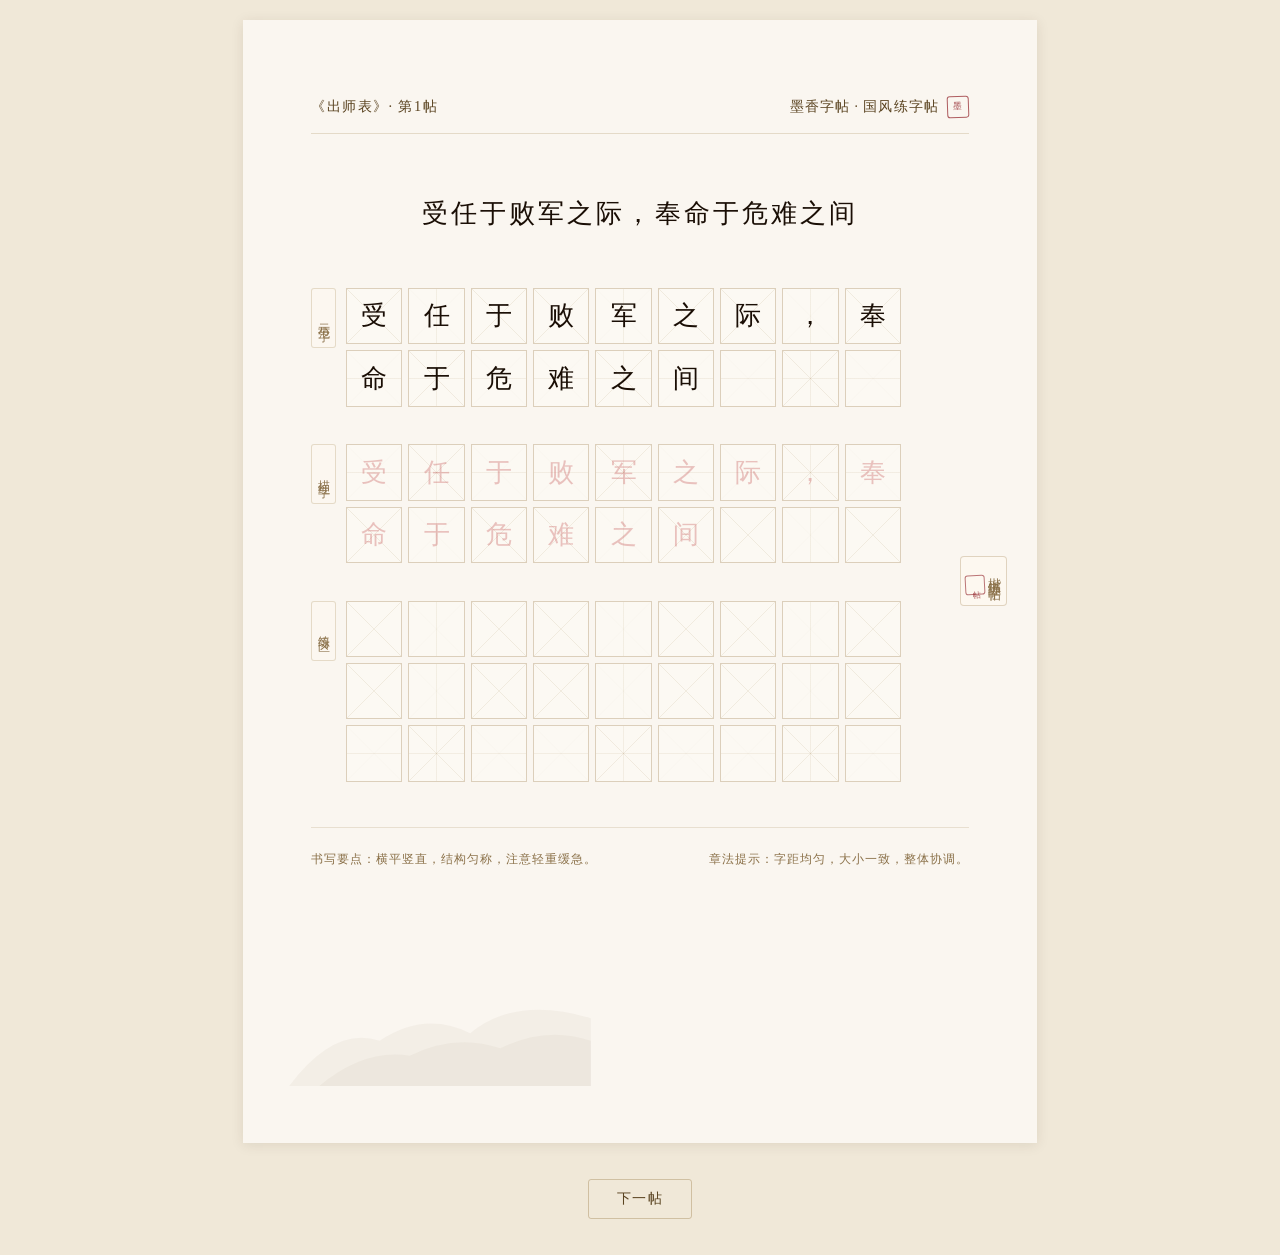
<file: practice.html>
<!DOCTYPE html>
<html lang="zh-CN">
<head>
  <meta charset="UTF-8">
  <meta name="viewport" content="width=device-width, initial-scale=1.0">
  <title>出师表字帖练习</title>
  <style>
    * {
      margin: 0;
      padding: 0;
      box-sizing: border-box;
    }

    @page {
      size: A4;
      margin: 15mm;
    }

    body {
      font-family: "Noto Serif CJK SC", "Source Han Serif SC", "SimSun", "STSong", serif;
      background: #f0e8d8;
      min-height: 100vh;
      padding: 20px;
    }

    /* A4 字帖页 */
    .sheet {
      width: 210mm;
      min-height: 297mm;
      margin: 0 auto;
      background: #faf6f0;
      padding: 20mm 18mm;
      position: relative;
      box-shadow: 0 2px 12px rgba(60,40,18,.1);
    }

    /* 淡墨山水背景（左下角） */
    .sheet::before {
      content: "";
      position: absolute;
      bottom: 15mm;
      left: 12mm;
      width: 80mm;
      height: 50mm;
      background: url('data:image/svg+xml,<svg xmlns="http://www.w3.org/2000/svg" viewBox="0 0 200 120"><path d="M0 120 Q30 80 60 90 Q90 70 120 85 Q150 60 200 75 L200 120 Z" fill="rgba(160,140,110,.08)"/><path d="M20 120 Q50 95 80 100 Q110 85 140 95 Q170 80 200 90 L200 120 Z" fill="rgba(140,120,90,.06)"/></svg>') no-repeat bottom left;
      background-size: contain;
      pointer-events: none;
    }

    /* 页眉 */
    .sheet-header {
      display: flex;
      justify-content: space-between;
      align-items: center;
      margin-bottom: 16mm;
      padding-bottom: 4mm;
      border-bottom: 1px solid rgba(160,130,80,.25);
    }
    .sheet-header .left {
      font-family: "STKaiti", "KaiTi", serif;
      font-size: 0.9rem;
      color: #5a4320;
      letter-spacing: 0.1em;
    }
    .sheet-header .right {
      display: flex;
      align-items: center;
      gap: 8px;
      font-family: "STKaiti", "KaiTi", serif;
      font-size: 0.85rem;
      color: #5a4320;
      letter-spacing: 0.08em;
    }
    .sheet-header .seal {
      width: 22px;
      height: 22px;
      border: 1.5px solid rgba(143,29,36,.7);
      border-radius: 3px;
      display: grid;
      place-items: center;
      font-size: 0.55rem;
      color: rgba(143,29,36,.8);
      transform: rotate(-2deg);
    }

    /* 金句标题 */
    .quote-title {
      text-align: center;
      margin-bottom: 14mm;
    }
    .quote-title h1 {
      font-family: "STKaiti", "KaiTi", "Kaiti SC", serif;
      font-size: 1.6rem;
      color: #1a0e05;
      letter-spacing: 0.12em;
      line-height: 1.6;
      font-weight: 500;
    }

    /* 右侧竖排标签 */
    .side-label {
      position: absolute;
      right: 8mm;
      top: 50%;
      transform: translateY(-50%);
      writing-mode: vertical-rl;
      font-family: "STKaiti", "KaiTi", serif;
      font-size: 0.8rem;
      color: #8a7048;
      letter-spacing: 0.2em;
      padding: 10px 4px;
      border: 1px solid rgba(160,130,80,.3);
      border-radius: 4px;
      background: rgba(255,250,240,.5);
    }
    .side-label .seal-small {
      margin-top: 8px;
      width: 20px;
      height: 20px;
      border: 1.5px solid rgba(143,29,36,.6);
      border-radius: 3px;
      display: grid;
      place-items: center;
      font-size: 0.5rem;
      color: rgba(143,29,36,.7);
      transform: rotate(-3deg);
    }

    /* 字帖区域 */
    .copybook-area {
      position: relative;
      padding-right: 18mm;
    }

    /* 左侧竖排区域标签 */
    .section-row {
      display: flex;
      align-items: flex-start;
      margin-bottom: 10mm;
    }
    .section-label {
      writing-mode: vertical-rl;
      font-family: "STKaiti", "KaiTi", serif;
      font-size: 0.75rem;
      color: #8a7048;
      letter-spacing: 0.25em;
      padding: 8px 3px;
      border: 1px solid rgba(160,130,80,.25);
      border-radius: 3px;
      background: rgba(255,250,240,.4);
      margin-right: 10px;
      flex-shrink: 0;
      min-height: 60px;
      display: flex;
      align-items: center;
      justify-content: center;
    }

    /* 田字格容器 */
    .grid-wrap {
      flex: 1;
    }
    .char-grid {
      display: grid;
      grid-template-columns: repeat(9, 1fr);
      gap: 6px;
    }

    /* 田字格单元 */
    .tian-cell {
      aspect-ratio: 1;
      border: 1px solid rgba(160,130,80,.35);
      display: flex;
      align-items: center;
      justify-content: center;
      position: relative;
      background: rgba(255,253,248,.5);
    }
    /* 米字格线 */
    .tian-cell::before {
      content: "";
      position: absolute;
      inset: 0;
      background:
        linear-gradient(45deg, transparent 49.5%, rgba(160,130,80,.12) 50%, transparent 50.5%),
        linear-gradient(-45deg, transparent 49.5%, rgba(160,130,80,.12) 50%, transparent 50.5%),
        linear-gradient(90deg, transparent 49.5%, rgba(160,130,80,.1) 50%, transparent 50.5%),
        linear-gradient(0deg, transparent 49.5%, rgba(160,130,80,.1) 50%, transparent 50.5%);
      pointer-events: none;
    }
    .tian-cell .char {
      font-family: "STKaiti", "KaiTi", "Kaiti SC", serif;
      font-size: 1.6rem;
      position: relative;
      z-index: 1;
      line-height: 1;
    }

    /* 示范字 - 黑色 */
    .demo-section .char {
      color: #1a0e05;
    }
    /* 描红字 - 浅红 */
    .trace-section .char {
      color: rgba(198,90,90,.35);
    }
    /* 练习区 - 空白 */
    .practice-section .tian-cell {
      background: rgba(255,253,248,.3);
    }

    /* 底部提示 */
    .sheet-footer {
      display: flex;
      justify-content: space-between;
      margin-top: 12mm;
      padding-top: 6mm;
      border-top: 1px solid rgba(160,130,80,.2);
      font-family: "STKaiti", "KaiTi", serif;
      font-size: 0.78rem;
      color: #8a7048;
      letter-spacing: 0.08em;
    }

    /* 打印优化 */
    @media print {
      body {
        background: white;
        padding: 0;
      }
      .sheet {
        box-shadow: none;
        width: 100%;
        min-height: auto;
        padding: 15mm 12mm;
      }
      .nav-bar {
        display: none;
      }
    }

    /* 导航（仅屏幕显示） */
    .nav-bar {
      text-align: center;
      margin-top: 20px;
      padding: 16px;
    }
    .nav-bar button {
      padding: 10px 28px;
      background: transparent;
      border: 1px solid rgba(160,130,80,.4);
      color: #5a4320;
      font-family: "Noto Serif CJK SC", "Source Han Serif SC", "SimSun", serif;
      font-size: 0.85rem;
      letter-spacing: 0.12em;
      cursor: pointer;
      border-radius: 3px;
    }
    .nav-bar button:hover {
      background: rgba(160,130,80,.1);
    }

    @media (max-width: 600px) {
      .sheet {
        width: 100%;
        padding: 12mm 8mm;
      }
      .char-grid {
        grid-template-columns: repeat(6, 1fr);
      }
      .tian-cell .char {
        font-size: 1.2rem;
      }
      .side-label {
        display: none;
      }
      .copybook-area {
        padding-right: 0;
      }
    }
  </style>
</head>
<body>
  <div class="sheet" id="sheet">
    <!-- 页眉 -->
    <div class="sheet-header">
      <span class="left">《出师表》· 第<span id="postNum">1</span>帖</span>
      <div class="right">
        <span>墨香字帖 · 国风练字帖</span>
        <div class="seal">墨</div>
      </div>
    </div>

    <!-- 右侧竖排标签 -->
    <div class="side-label">
      <span>楷书练字帖</span>
      <div class="seal-small">帖</div>
    </div>

    <!-- 金句标题 -->
    <div class="quote-title">
      <h1 id="quoteText">受任于败军之际，奉命于危难之间</h1>
    </div>

    <!-- 字帖区域 -->
    <div class="copybook-area">
      <!-- 示范字 -->
      <div class="section-row demo-section">
        <div class="section-label">示范字</div>
        <div class="grid-wrap">
          <div class="char-grid" id="demoGrid"></div>
        </div>
      </div>

      <!-- 描红字 -->
      <div class="section-row trace-section">
        <div class="section-label">描红字</div>
        <div class="grid-wrap">
          <div class="char-grid" id="traceGrid"></div>
        </div>
      </div>

      <!-- 练习区 -->
      <div class="section-row practice-section">
        <div class="section-label">练习区</div>
        <div class="grid-wrap">
          <div class="char-grid" id="practiceGrid"></div>
        </div>
      </div>
    </div>

    <!-- 底部提示 -->
    <div class="sheet-footer">
      <span>书写要点：横平竖直，结构匀称，注意轻重缓急。</span>
      <span>章法提示：字距均匀，大小一致，整体协调。</span>
    </div>
  </div>

  <!-- 导航 -->
  <div class="nav-bar">
    <button onclick="nextPost()">下一帖</button>
  </div>

  <script>
    const posts = [
      {
        num: 1,
        quote: "受任于败军之际，奉命于危难之间",
        chars: ["受","任","于","败","军","之","际","，","奉","命","于","危","难","之","间"]
      },
      {
        num: 2,
        quote: "鞠躬尽瘁，死而后已",
        chars: ["鞠","躬","尽","瘁","，","死","而","后","已"]
      },
      {
        num: 3,
        quote: "亲贤臣，远小人",
        chars: ["亲","贤","臣","，","远","小","人"]
      },
      {
        num: 4,
        quote: "开张圣听，光先帝遗德",
        chars: ["开","张","圣","听","，","光","先","帝","遗","德"]
      },
      {
        num: 5,
        quote: "陟罚臧否，不宜异同",
        chars: ["陟","罚","臧","否","，","不","宜","异","同"]
      }
    ];

    let current = 0;

    function renderGrid(container, chars, isDemo, isTrace) {
      container.innerHTML = "";
      // 计算需要的格子数：字符数 + 补满到整行
      const cols = 9;
      const rows = Math.ceil(chars.length / cols);
      const totalCells = rows * cols;

      for (let i = 0; i < totalCells; i++) {
        const cell = document.createElement("div");
        cell.className = "tian-cell";
        if (i < chars.length) {
          const span = document.createElement("span");
          span.className = "char";
          span.textContent = chars[i];
          cell.appendChild(span);
        }
        container.appendChild(cell);
      }
    }

    function renderPost() {
      const post = posts[current];
      document.getElementById("postNum").textContent = post.num;
      document.getElementById("quoteText").textContent = post.quote;

      const demoGrid = document.getElementById("demoGrid");
      const traceGrid = document.getElementById("traceGrid");
      const practiceGrid = document.getElementById("practiceGrid");

      renderGrid(demoGrid, post.chars, true, false);
      renderGrid(traceGrid, post.chars, false, true);

      // 练习区：3行 × 9列 = 27格
      const practiceChars = [];
      for (let r = 0; r < 3; r++) {
        for (let c = 0; c < 9; c++) {
          practiceChars.push("");
        }
      }
      renderGrid(practiceGrid, practiceChars, false, false);
    }

    function nextPost() {
      current = (current + 1) % posts.length;
      renderPost();
    }

    renderPost();
  </script>
</body>
</html>
</file>
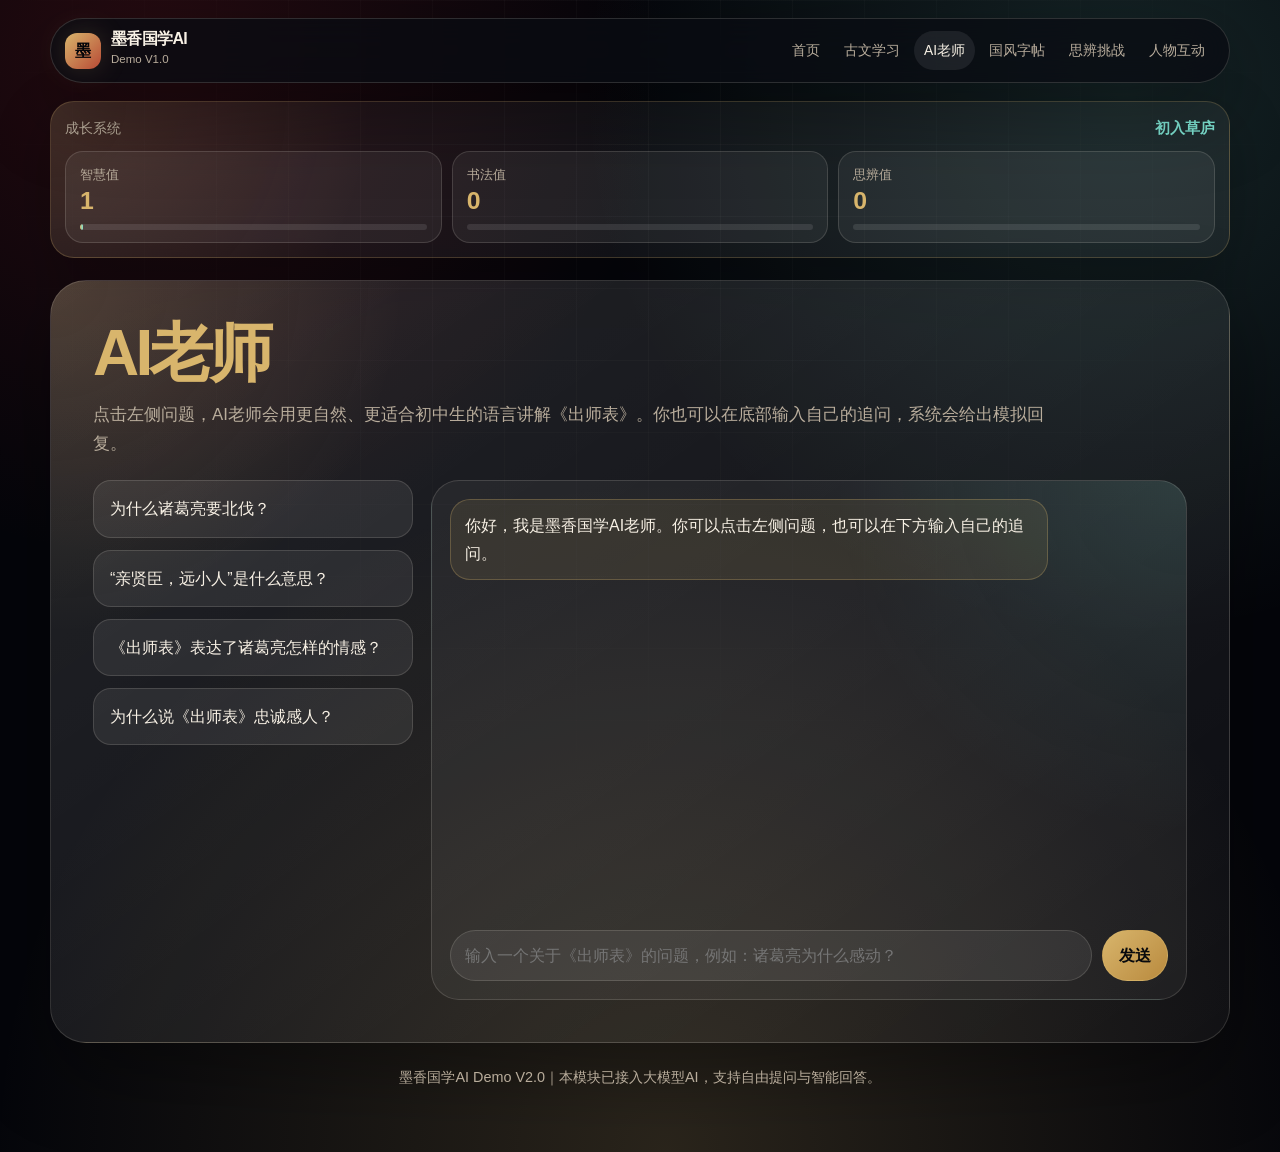
<file: teacher.html>
<!DOCTYPE html>
<html lang="zh-CN">
<head>
  <meta charset="UTF-8">
  <meta name="viewport" content="width=device-width, initial-scale=1.0">
  <title>AI老师｜墨香国学AI</title>
  <link rel="stylesheet" href="css/style.css">
</head>
<body>
  <div class="app-shell">
    
<nav class="topbar">
  <a class="brand" href="index.html" aria-label="返回首页">
    <span class="brand-seal">墨</span>
    <span>
      <strong>墨香国学AI</strong>
      <small>Demo V1.0</small>
    </span>
  </a>
  <div class="nav-links" aria-label="主导航">
    <a href="index.html">首页</a>
    <a href="article.html">古文学习</a>
    <a href="teacher.html">AI老师</a>
    <a href="copybook.html">国风字帖</a>
    <a href="thinking.html">思辨挑战</a>
    <a href="chat.html">人物互动</a>
  </div>
</nav>
<section class="growth-panel" aria-label="成长系统">
  <div class="growth-title">
    <span>成长系统</span>
    <strong data-growth-rank>初入草庐</strong>
  </div>
  <div class="growth-bar">
    <div class="growth-item">
      <span>智慧值</span>
      <strong data-growth="wisdom">0</strong>
      <div class="growth-track"><i data-growth-bar="wisdom"></i></div>
    </div>
    <div class="growth-item">
      <span>书法值</span>
      <strong data-growth="calligraphy">0</strong>
      <div class="growth-track"><i data-growth-bar="calligraphy"></i></div>
    </div>
    <div class="growth-item">
      <span>思辨值</span>
      <strong data-growth="thinking">0</strong>
      <div class="growth-track"><i data-growth-bar="thinking"></i></div>
    </div>
  </div>
</section>

    
<main class="page-card">
  <h1 class="page-title">AI老师</h1>
  <p class="lead">点击左侧问题，AI老师会用更自然、更适合初中生的语言讲解《出师表》。你也可以在底部输入自己的追问，系统会给出模拟回复。</p>
  <div class="chat-layout" style="margin-top: 22px;">
    <aside class="question-list">
      <button class="question-btn" data-teacher-question="为什么诸葛亮要北伐？">为什么诸葛亮要北伐？</button>
      <button class="question-btn" data-teacher-question="“亲贤臣，远小人”是什么意思？">“亲贤臣，远小人”是什么意思？</button>
      <button class="question-btn" data-teacher-question="《出师表》表达了诸葛亮怎样的情感？">《出师表》表达了诸葛亮怎样的情感？</button>
      <button class="question-btn" data-teacher-question="为什么说《出师表》忠诚感人？">为什么说《出师表》忠诚感人？</button>
    </aside>
    <section class="chat-box" data-chat="teacher">
      <div class="messages">
        <div class="message ai">你好，我是墨香国学AI老师。你可以点击左侧问题，也可以在下方输入自己的追问。</div>
      </div>
      <div class="chat-input">
        <input data-free-input placeholder="输入一个关于《出师表》的问题，例如：诸葛亮为什么感动？">
        <button class="btn" data-free-send>发送</button>
      </div>
    </section>
  </div>
</main>

    <p class="footer-tip">墨香国学AI Demo V2.0｜本模块已接入大模型AI，支持自由提问与智能回答。</p>
  </div>
  <script src="js/main.js?v=2"></script>
</body>
</html>
</file>
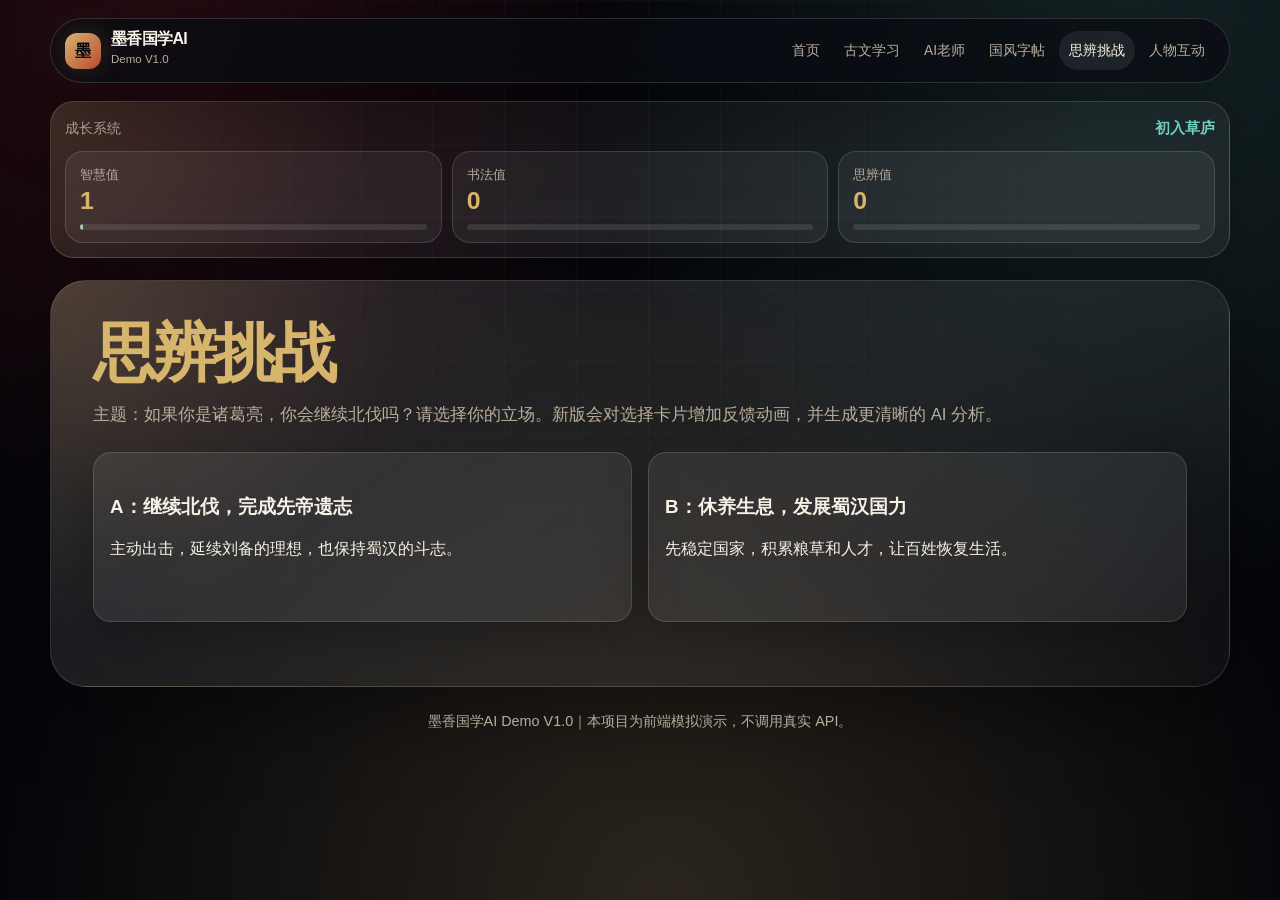
<file: thinking.html>
<!DOCTYPE html>
<html lang="zh-CN">
<head>
  <meta charset="UTF-8">
  <meta name="viewport" content="width=device-width, initial-scale=1.0">
  <title>思辨挑战｜墨香国学AI</title>
  <link rel="stylesheet" href="css/style.css">
</head>
<body>
  <div class="app-shell">
    
<nav class="topbar">
  <a class="brand" href="index.html" aria-label="返回首页">
    <span class="brand-seal">墨</span>
    <span>
      <strong>墨香国学AI</strong>
      <small>Demo V1.0</small>
    </span>
  </a>
  <div class="nav-links" aria-label="主导航">
    <a href="index.html">首页</a>
    <a href="article.html">古文学习</a>
    <a href="teacher.html">AI老师</a>
    <a href="copybook.html">国风字帖</a>
    <a href="thinking.html">思辨挑战</a>
    <a href="chat.html">人物互动</a>
  </div>
</nav>
<section class="growth-panel" aria-label="成长系统">
  <div class="growth-title">
    <span>成长系统</span>
    <strong data-growth-rank>初入草庐</strong>
  </div>
  <div class="growth-bar">
    <div class="growth-item">
      <span>智慧值</span>
      <strong data-growth="wisdom">0</strong>
      <div class="growth-track"><i data-growth-bar="wisdom"></i></div>
    </div>
    <div class="growth-item">
      <span>书法值</span>
      <strong data-growth="calligraphy">0</strong>
      <div class="growth-track"><i data-growth-bar="calligraphy"></i></div>
    </div>
    <div class="growth-item">
      <span>思辨值</span>
      <strong data-growth="thinking">0</strong>
      <div class="growth-track"><i data-growth-bar="thinking"></i></div>
    </div>
  </div>
</section>

    
<main class="page-card">
  <h1 class="page-title">思辨挑战</h1>
  <p class="lead">主题：如果你是诸葛亮，你会继续北伐吗？请选择你的立场。新版会对选择卡片增加反馈动画，并生成更清晰的 AI 分析。</p>
  <section class="choice-grid">
    <button class="choice-card question-btn" data-choice="A">
      <h3>A：继续北伐，完成先帝遗志</h3>
      <p>主动出击，延续刘备的理想，也保持蜀汉的斗志。</p>
    </button>
    <button class="choice-card question-btn" data-choice="B">
      <h3>B：休养生息，发展蜀汉国力</h3>
      <p>先稳定国家，积累粮草和人才，让百姓恢复生活。</p>
    </button>
  </section>
  <section class="analysis-box" data-thinking-result></section>
</main>

    <p class="footer-tip">墨香国学AI Demo V1.0｜本项目为前端模拟演示，不调用真实 API。</p>
  </div>
  <script src="js/main.js?v=2"></script>
</body>
</html>
</file>
<file: css/style.css>
/* 墨香国学AI Demo V1.0 升级版统一样式 */
:root {
  --bg: #04050a;
  --bg-soft: #0c1018;
  --paper: #f6ead3;
  --paper-ink: #352719;
  --card: rgba(255, 255, 255, 0.074);
  --card-strong: rgba(255, 255, 255, 0.12);
  --ink: #f8f1e5;
  --muted: #b9ad9c;
  --gold: #d8b56c;
  --gold-2: #f0d58e;
  --gold-soft: rgba(216, 181, 108, 0.18);
  --cyan: #7ee4d3;
  --cyan-soft: rgba(126, 228, 211, 0.14);
  --red: #8f1d24;
  --red-soft: rgba(143, 29, 36, 0.24);
  --rule: rgba(248, 241, 229, 0.15);
  --shadow: 0 28px 80px rgba(0, 0, 0, 0.36);
  --radius: 26px;
  --font: -apple-system, BlinkMacSystemFont, "SF Pro Display", "PingFang SC", "Hiragino Sans GB", "Microsoft YaHei", sans-serif;
}

* { box-sizing: border-box; }
html { scroll-behavior: smooth; }
body {
  margin: 0;
  min-height: 100vh;
  font-family: var(--font);
  color: var(--ink);
  background:
    radial-gradient(circle at 12% 4%, var(--red-soft), transparent 32rem),
    radial-gradient(circle at 88% 8%, var(--cyan-soft), transparent 34rem),
    radial-gradient(circle at 52% 100%, var(--gold-soft), transparent 42rem),
    var(--bg);
  line-height: 1.7;
  overflow-x: hidden;
}
body::before {
  content: "";
  position: fixed;
  inset: 0;
  pointer-events: none;
  background-image:
    linear-gradient(rgba(248, 241, 229, 0.035) 1px, transparent 1px),
    linear-gradient(90deg, rgba(248, 241, 229, 0.035) 1px, transparent 1px);
  background-size: 72px 72px;
  mask-image: radial-gradient(circle at 50% 15%, black, transparent 76%);
}
a { color: inherit; text-decoration: none; }
button, input { font: inherit; }
.app-shell {
  width: min(1180px, calc(100% - 32px));
  margin: 0 auto;
  padding: 18px 0 48px;
  position: relative;
  z-index: 1;
}

/* 顶部导航 */
.topbar {
  position: sticky;
  top: 14px;
  z-index: 20;
  display: flex;
  align-items: center;
  justify-content: space-between;
  gap: 16px;
  padding: 12px 14px;
  border: 1px solid var(--rule);
  border-radius: 999px;
  background: rgba(9, 12, 18, 0.78);
  backdrop-filter: blur(22px);
  box-shadow: var(--shadow);
}
.brand {
  display: inline-flex;
  align-items: center;
  gap: 10px;
  white-space: nowrap;
}
.brand strong {
  display: block;
  font-weight: 900;
  letter-spacing: -0.04em;
  line-height: 1;
}
.brand small {
  display: block;
  color: var(--muted);
  font-size: 0.72rem;
  margin-top: 3px;
}
.brand-seal {
  width: 36px;
  height: 36px;
  display: grid;
  place-items: center;
  border-radius: 12px;
  color: var(--bg);
  font-weight: 900;
  background: linear-gradient(135deg, var(--gold), #b84a35);
  box-shadow: 0 0 28px var(--gold-soft);
}
.nav-links {
  display: flex;
  gap: 4px;
  flex-wrap: wrap;
  justify-content: flex-end;
}
.nav-links a {
  padding: 8px 10px;
  border-radius: 999px;
  color: var(--muted);
  font-size: 0.86rem;
  transition: 0.2s ease;
}
.nav-links a:hover,
.nav-links a.active {
  color: var(--ink);
  background: rgba(255, 255, 255, 0.08);
}

/* 成长系统 */
.growth-panel {
  margin: 18px 0 22px;
  border: 1px solid rgba(216, 181, 108, 0.24);
  border-radius: 24px;
  padding: 14px;
  background:
    radial-gradient(circle at 0 0, rgba(216, 181, 108, 0.14), transparent 20rem),
    rgba(255, 255, 255, 0.055);
  box-shadow: 0 18px 58px rgba(0, 0, 0, 0.24);
}
.growth-title {
  display: flex;
  justify-content: space-between;
  align-items: center;
  gap: 12px;
  margin-bottom: 10px;
}
.growth-title span {
  color: var(--muted);
  font-size: 0.88rem;
}
.growth-title strong {
  color: var(--cyan);
  font-size: 0.92rem;
}
.growth-bar {
  display: grid;
  grid-template-columns: repeat(3, 1fr);
  gap: 10px;
}
.growth-item {
  border: 1px solid var(--rule);
  border-radius: 18px;
  padding: 12px 14px;
  background: rgba(255, 255, 255, 0.06);
}
.growth-item span {
  display: block;
  color: var(--muted);
  font-size: 0.82rem;
}
.growth-item strong {
  display: block;
  color: var(--gold);
  font-size: 1.55rem;
  line-height: 1.1;
}
.growth-track {
  height: 6px;
  margin-top: 10px;
  border-radius: 999px;
  background: rgba(255, 255, 255, 0.1);
  overflow: hidden;
}
.growth-track i {
  display: block;
  width: 0%;
  height: 100%;
  border-radius: inherit;
  background: linear-gradient(90deg, var(--gold), var(--cyan));
  transition: width 0.45s ease;
}
.growth-item.bump { animation: bump 0.45s ease; }

/* 首页官网感 */
.hero {
  min-height: 70vh;
  display: grid;
  grid-template-columns: minmax(0, 1.1fr) minmax(320px, 0.9fr);
  align-items: center;
  gap: 22px;
  padding: 44px 0 24px;
}
.hero-card,
.page-card,
.content-card {
  border: 1px solid var(--rule);
  border-radius: 36px;
  background:
    radial-gradient(circle at 0% 0%, var(--gold-soft), transparent 22rem),
    linear-gradient(145deg, var(--card-strong), rgba(255, 255, 255, 0.035));
  box-shadow: var(--shadow);
  overflow: hidden;
}
.hero-card {
  padding: clamp(28px, 5vw, 66px);
  position: relative;
}
.hero-card::after {
  content: "文";
  position: absolute;
  right: -14px;
  bottom: -92px;
  font-size: clamp(12rem, 26vw, 22rem);
  line-height: 1;
  font-weight: 900;
  color: rgba(216, 181, 108, 0.08);
}
.eyebrow {
  display: inline-flex;
  align-items: center;
  gap: 8px;
  padding: 7px 11px;
  margin-bottom: 22px;
  border: 1px solid var(--rule);
  border-radius: 999px;
  color: var(--cyan);
  background: var(--cyan-soft);
  font-size: 0.82rem;
}
.eyebrow::before {
  content: "";
  width: 7px;
  height: 7px;
  border-radius: 50%;
  background: var(--cyan);
  box-shadow: 0 0 16px var(--cyan);
}
h1 {
  margin: 0 0 14px;
  color: var(--gold);
  font-size: clamp(3.2rem, 9vw, 7.4rem);
  line-height: 0.96;
  letter-spacing: -0.08em;
}
.subtitle {
  margin: 0 0 20px;
  font-size: clamp(1.35rem, 3vw, 2.45rem);
  line-height: 1.2;
  letter-spacing: -0.04em;
}
.hero-text,
.lead {
  color: var(--muted);
  font-size: 1.05rem;
  max-width: 58em;
}
.hero-badges {
  display: flex;
  flex-wrap: wrap;
  gap: 10px;
  margin: 20px 0 0;
}
.hero-badges span {
  border: 1px solid var(--rule);
  border-radius: 999px;
  padding: 7px 11px;
  color: var(--muted);
  background: rgba(255,255,255,.055);
  font-size: .85rem;
}
.hero-visual {
  min-height: 430px;
  border: 1px solid var(--rule);
  border-radius: 36px;
  background:
    radial-gradient(circle at 62% 16%, rgba(216, 181, 108, 0.24), transparent 11rem),
    linear-gradient(160deg, rgba(143, 29, 36, 0.48), transparent 42%),
    var(--card);
  position: relative;
  box-shadow: var(--shadow);
  overflow: hidden;
}
.hero-visual::before {
  content: "";
  position: absolute;
  inset: 36px;
  border: 1px solid rgba(216, 181, 108, 0.3);
  border-radius: 28px;
  background:
    linear-gradient(90deg, transparent 49%, rgba(216, 181, 108, 0.2) 50%, transparent 51%),
    linear-gradient(0deg, transparent 49%, rgba(216, 181, 108, 0.2) 50%, transparent 51%);
}
.moon {
  position: absolute;
  right: 50px;
  top: 48px;
  width: 130px;
  height: 130px;
  border-radius: 50%;
  background: radial-gradient(circle at 35% 30%, #fff9eb, var(--gold) 46%, transparent 70%);
  animation: float 7s ease-in-out infinite;
}
.demo-window {
  position: absolute;
  left: 48px;
  right: 48px;
  bottom: 48px;
  z-index: 2;
  border: 1px solid var(--rule);
  border-radius: 24px;
  padding: 18px;
  background: rgba(6, 8, 12, 0.72);
  backdrop-filter: blur(18px);
}
.demo-window h3 { margin: 0 0 8px; color: var(--gold); }
.demo-window p { margin: 0; color: var(--muted); }
.brush-lines span {
  display: block;
  height: 10px;
  margin: 14px 0;
  border-radius: 999px;
  background: linear-gradient(90deg, var(--gold), rgba(216, 181, 108, 0.1));
  transform-origin: left;
  animation: writeLine 1.1s ease both;
}
.brush-lines span:nth-child(2) { width: 76%; animation-delay: 0.2s; }
.brush-lines span:nth-child(3) { width: 54%; animation-delay: 0.4s; }
.entry-grid,
.card-grid {
  display: grid;
  grid-template-columns: repeat(4, minmax(0, 1fr));
  gap: 16px;
  margin-top: 22px;
}
.section-band {
  margin-top: 18px;
  border: 1px solid var(--rule);
  border-radius: 30px;
  padding: 26px;
  background: rgba(255,255,255,.055);
}
.section-band h2 {
  margin: 0 0 16px;
  color: var(--gold);
  letter-spacing: -0.04em;
}
.entry-card,
.info-card,
.choice-card,
.quote-card {
  border: 1px solid var(--rule);
  border-radius: var(--radius);
  padding: 22px;
  background: var(--card);
  box-shadow: 0 18px 50px rgba(0, 0, 0, 0.22);
  transition: transform 0.22s ease, border-color 0.22s ease, background 0.22s ease;
}
.entry-card:hover,
.choice-card:hover,
.quote-card:hover {
  transform: translateY(-6px);
  border-color: rgba(216, 181, 108, 0.45);
  background: var(--card-strong);
}
.entry-card b,
.info-card b {
  display: block;
  color: var(--cyan);
  font-size: 0.86rem;
  margin-bottom: 10px;
}
.entry-card h2,
.page-title,
.section-title {
  color: var(--gold);
}
.entry-card h2,
.info-card h3,
.choice-card h3,
.quote-card h3 {
  margin: 0 0 10px;
  line-height: 1.3;
}

/* 通用页面 */
.page-card {
  padding: clamp(24px, 4vw, 42px);
}
.page-title {
  margin: 0 0 10px;
  font-size: clamp(2.1rem, 5vw, 4rem);
  letter-spacing: -0.06em;
}
.layout {
  display: grid;
  grid-template-columns: 240px minmax(0, 1fr);
  gap: 18px;
  align-items: start;
}
.side-nav {
  position: sticky;
  top: 138px;
  border: 1px solid var(--rule);
  border-radius: 22px;
  background: var(--card);
  padding: 14px;
}
.side-nav a {
  display: block;
  padding: 10px 12px;
  border-radius: 14px;
  color: var(--muted);
  font-size: 0.92rem;
}
.side-nav a:hover {
  color: var(--ink);
  background: rgba(255, 255, 255, 0.08);
}

/* 书卷阅读页 */
.reading-wrap {
  border-radius: 28px;
  padding: 18px;
  background:
    linear-gradient(90deg, rgba(216,181,108,.10) 1px, transparent 1px),
    linear-gradient(rgba(216,181,108,.10) 1px, transparent 1px),
    rgba(246, 234, 211, 0.05);
  background-size: 38px 38px;
}
.reading-section {
  padding: 26px;
  border: 1px solid rgba(112, 82, 40, 0.28);
  border-radius: 24px;
  background:
    radial-gradient(circle at 0 0, rgba(216,181,108,.18), transparent 18rem),
    linear-gradient(180deg, rgba(246,234,211,.97), rgba(238,222,190,.94));
  margin-bottom: 16px;
  color: var(--paper-ink);
  box-shadow: inset 0 0 0 1px rgba(255,255,255,.28), 0 16px 45px rgba(0,0,0,.18);
}
.reading-section h2 {
  margin: 0 0 14px;
  color: #8a5a13;
  letter-spacing: -0.03em;
}
.reading-section p,
.reading-section li {
  color: #4c3924;
}
.classical {
  color: #2f2014 !important;
  font-size: 1.12rem;
  line-height: 2.1;
  letter-spacing: .03em;
}
.note-list {
  display: grid;
  gap: 12px;
  padding: 0;
  margin: 0;
  list-style: none;
}
.note-list li {
  padding: 14px 16px;
  border: 1px solid rgba(138, 90, 19, 0.22);
  border-radius: 16px;
  background: rgba(255, 250, 235, 0.55);
}

/* 按钮 */
.action-row {
  display: flex;
  flex-wrap: wrap;
  gap: 10px;
  margin-top: 18px;
}
.btn {
  appearance: none;
  border: 1px solid rgba(216, 181, 108, 0.45);
  border-radius: 999px;
  padding: 11px 16px;
  background: linear-gradient(135deg, var(--gold), #b98a3e);
  color: #08090d;
  font-weight: 800;
  cursor: pointer;
  transition: transform 0.2s ease, filter 0.2s ease;
}
.btn:hover { transform: translateY(-2px); filter: brightness(1.05); }
.btn.secondary {
  background: rgba(255, 255, 255, 0.08);
  color: var(--ink);
  border-color: var(--rule);
}

/* 聊天 */
.chat-layout {
  display: grid;
  grid-template-columns: 320px minmax(0, 1fr);
  gap: 18px;
}
.question-list { display: grid; gap: 12px; align-content: start; }
.question-btn {
  text-align: left;
  border: 1px solid var(--rule);
  border-radius: 18px;
  padding: 14px 16px;
  color: var(--ink);
  background: var(--card);
  cursor: pointer;
  transition: 0.2s ease;
}
.question-btn:hover,
.question-btn.selected {
  border-color: rgba(126, 228, 211, 0.45);
  background: var(--card-strong);
  transform: translateY(-2px);
}
.chat-box {
  min-height: 520px;
  border: 1px solid var(--rule);
  border-radius: 28px;
  background:
    radial-gradient(circle at 100% 0, rgba(126,228,211,.11), transparent 22rem),
    rgba(255, 255, 255, 0.05);
  padding: 18px;
  display: flex;
  flex-direction: column;
}
.messages {
  flex: 1;
  display: flex;
  flex-direction: column;
  gap: 12px;
  overflow-y: auto;
  padding-right: 6px;
}
.message {
  max-width: 84%;
  border: 1px solid var(--rule);
  border-radius: 20px;
  padding: 12px 14px;
  animation: pop 0.22s ease both;
}
.message.user {
  align-self: flex-end;
  background: rgba(126, 228, 211, 0.12);
  border-color: rgba(126, 228, 211, 0.32);
}
.message.ai {
  align-self: flex-start;
  background: rgba(216, 181, 108, 0.1);
  border-color: rgba(216, 181, 108, 0.28);
}
.message.typing {
  width: fit-content;
  color: var(--muted);
}
.chat-input {
  display: flex;
  gap: 10px;
  margin-top: 14px;
}
.chat-input input,
.chat-input textarea {
  flex: 1;
  min-width: 0;
  border: 1px solid var(--rule);
  border-radius: 999px;
  padding: 11px 14px;
  color: var(--ink);
  background: rgba(255,255,255,.07);
  outline: none;
  font-family: inherit;
  font-size: 1rem;
  line-height: 1.5;
}
.chat-input textarea {
  border-radius: 18px;
  min-height: 44px;
  max-height: 120px;
}

/* 字帖 */
.copybook-grid { display: grid; gap: 22px; }
.copybook-card {
  border: 1px solid rgba(216, 181, 108, 0.32);
  border-radius: 28px;
  padding: 24px;
  background:
    linear-gradient(90deg, rgba(216, 181, 108, 0.08) 1px, transparent 1px),
    linear-gradient(rgba(216, 181, 108, 0.08) 1px, transparent 1px),
    rgba(255, 250, 235, 0.06);
  background-size: 42px 42px;
}
.copybook-card h2 {
  color: var(--gold);
  margin: 0 0 16px;
}
.grid-chars {
  display: flex;
  flex-wrap: wrap;
  gap: 10px;
}
.char-box {
  width: 76px;
  height: 76px;
  display: grid;
  place-items: center;
  position: relative;
  border: 1px solid rgba(216, 181, 108, 0.52);
  color: rgba(248, 241, 229, 0.95);
  font-size: 2rem;
  font-weight: 800;
  background:
    linear-gradient(45deg, transparent 49.4%, rgba(216, 181, 108, 0.26) 50%, transparent 50.6%),
    linear-gradient(-45deg, transparent 49.4%, rgba(216, 181, 108, 0.26) 50%, transparent 50.6%),
    linear-gradient(90deg, transparent 49.4%, rgba(216, 181, 108, 0.16) 50%, transparent 50.6%),
    linear-gradient(0deg, transparent 49.4%, rgba(216, 181, 108, 0.16) 50%, transparent 50.6%),
    rgba(0, 0, 0, 0.08);
  box-shadow: inset 0 0 18px rgba(216,181,108,.06);
}
.char-box::before {
  content: attr(data-char);
  position: absolute;
  color: rgba(143, 29, 36, 0.24);
  transform: translate(2px, 2px);
}
.char-box span {
  position: relative;
  z-index: 1;
}
.copy-zones {
  display: grid;
  grid-template-columns: repeat(3, 1fr);
  gap: 14px;
  margin-top: 16px;
}
.copy-zone {
  min-height: 126px;
  border: 1px dashed rgba(216, 181, 108, 0.48);
  border-radius: 18px;
  padding: 14px;
  color: var(--muted);
  background:
    repeating-linear-gradient(to bottom, transparent 0 33px, rgba(216,181,108,.16) 34px),
    rgba(0, 0, 0, 0.12);
}

/* 思辨挑战 */
.choice-grid {
  display: grid;
  grid-template-columns: 1fr 1fr;
  gap: 16px;
  margin: 22px 0;
}
.choice-card {
  min-height: 170px;
  position: relative;
  overflow: hidden;
}
.choice-card::after {
  content: "";
  position: absolute;
  inset: auto 18px 18px 18px;
  height: 4px;
  border-radius: 999px;
  background: linear-gradient(90deg, var(--gold), var(--cyan));
  transform: scaleX(0);
  transform-origin: left;
  transition: transform .28s ease;
}
.choice-card.selected {
  border-color: rgba(216,181,108,.62);
  box-shadow: 0 0 0 1px rgba(216,181,108,.16), 0 24px 70px rgba(216,181,108,.12);
  animation: selectPulse .45s ease;
}
.choice-card.selected::after {
  transform: scaleX(1);
}
.analysis-box {
  display: none;
  border: 1px solid rgba(126, 228, 211, 0.35);
  border-radius: 24px;
  padding: 22px;
  background: rgba(126, 228, 211, 0.08);
  animation: pop 0.25s ease both;
}
.analysis-box.show { display: block; }
.analysis-box h2 { color: var(--cyan); margin-top: 0; }
.analysis-box p {
  padding: 12px 0;
  border-bottom: 1px solid rgba(255,255,255,.08);
}
.analysis-box p:last-child { border-bottom: 0; }

.footer-tip {
  margin-top: 22px;
  color: var(--muted);
  text-align: center;
  font-size: 0.9rem;
}
.toast {
  position: fixed;
  right: 18px;
  bottom: 18px;
  z-index: 100;
  max-width: 320px;
  padding: 13px 16px;
  border: 1px solid rgba(126, 228, 211, 0.35);
  border-radius: 18px;
  color: var(--ink);
  background: rgba(10, 14, 20, 0.9);
  backdrop-filter: blur(18px);
  box-shadow: var(--shadow);
  opacity: 0;
  transform: translateY(10px);
  pointer-events: none;
  transition: 0.25s ease;
}
.toast.show { opacity: 1; transform: translateY(0); }

@keyframes float {
  0%, 100% { transform: translate3d(0, 0, 0); }
  50% { transform: translate3d(-14px, 18px, 0); }
}
@keyframes writeLine {
  from { transform: scaleX(0); opacity: 0; }
  to { transform: scaleX(1); opacity: 1; }
}
@keyframes pop {
  from { opacity: 0; transform: translateY(8px); }
  to { opacity: 1; transform: translateY(0); }
}
@keyframes bump {
  0%,100% { transform: scale(1); }
  45% { transform: scale(1.035); }
}
@keyframes selectPulse {
  0% { transform: scale(1); }
  45% { transform: scale(1.025); }
  100% { transform: scale(1); }
}

@media (max-width: 960px) {
  .hero,
  .layout,
  .chat-layout { grid-template-columns: 1fr; }
  .entry-grid,
  .card-grid { grid-template-columns: repeat(2, minmax(0, 1fr)); }
  .side-nav { position: static; display: flex; gap: 8px; overflow-x: auto; }
  .side-nav a { white-space: nowrap; }
}
@media (max-width: 720px) {
  .app-shell { width: min(100% - 22px, 1180px); padding-top: 12px; }
  .topbar { border-radius: 24px; align-items: flex-start; flex-direction: column; }
  .nav-links {
    width: 100%;
    overflow-x: auto;
    flex-wrap: nowrap;
    justify-content: flex-start;
    padding-bottom: 2px;
  }
  .nav-links a { flex: 0 0 auto; }
  .growth-bar,
  .entry-grid,
  .card-grid,
  .choice-grid,
  .copy-zones { grid-template-columns: 1fr; }
  .hero { min-height: auto; padding-top: 24px; }
  .hero-visual { min-height: 340px; }
  .demo-window { left: 28px; right: 28px; bottom: 28px; }
  .message { max-width: 94%; }
  .chat-input { flex-direction: column; }
  .chat-input .btn { width: 100%; }
  .char-box { width: 64px; height: 64px; font-size: 1.7rem; }
  .reading-section { padding: 20px; }
}
@media print {
  body { background: #fff; color: #111; }
  .topbar, .growth-panel, .action-row, .footer-tip, .chat-input { display: none !important; }
  .app-shell { width: 100%; padding: 0; }
  .page-card, .copybook-card { box-shadow: none; border-color: #c8a75e; background: #fffdf6; color: #111; }
  .copybook-card h2, .page-title { color: #8a5a12; }
  .char-box { color: #7b1118; border-color: #b99a56; }
}
</file>
